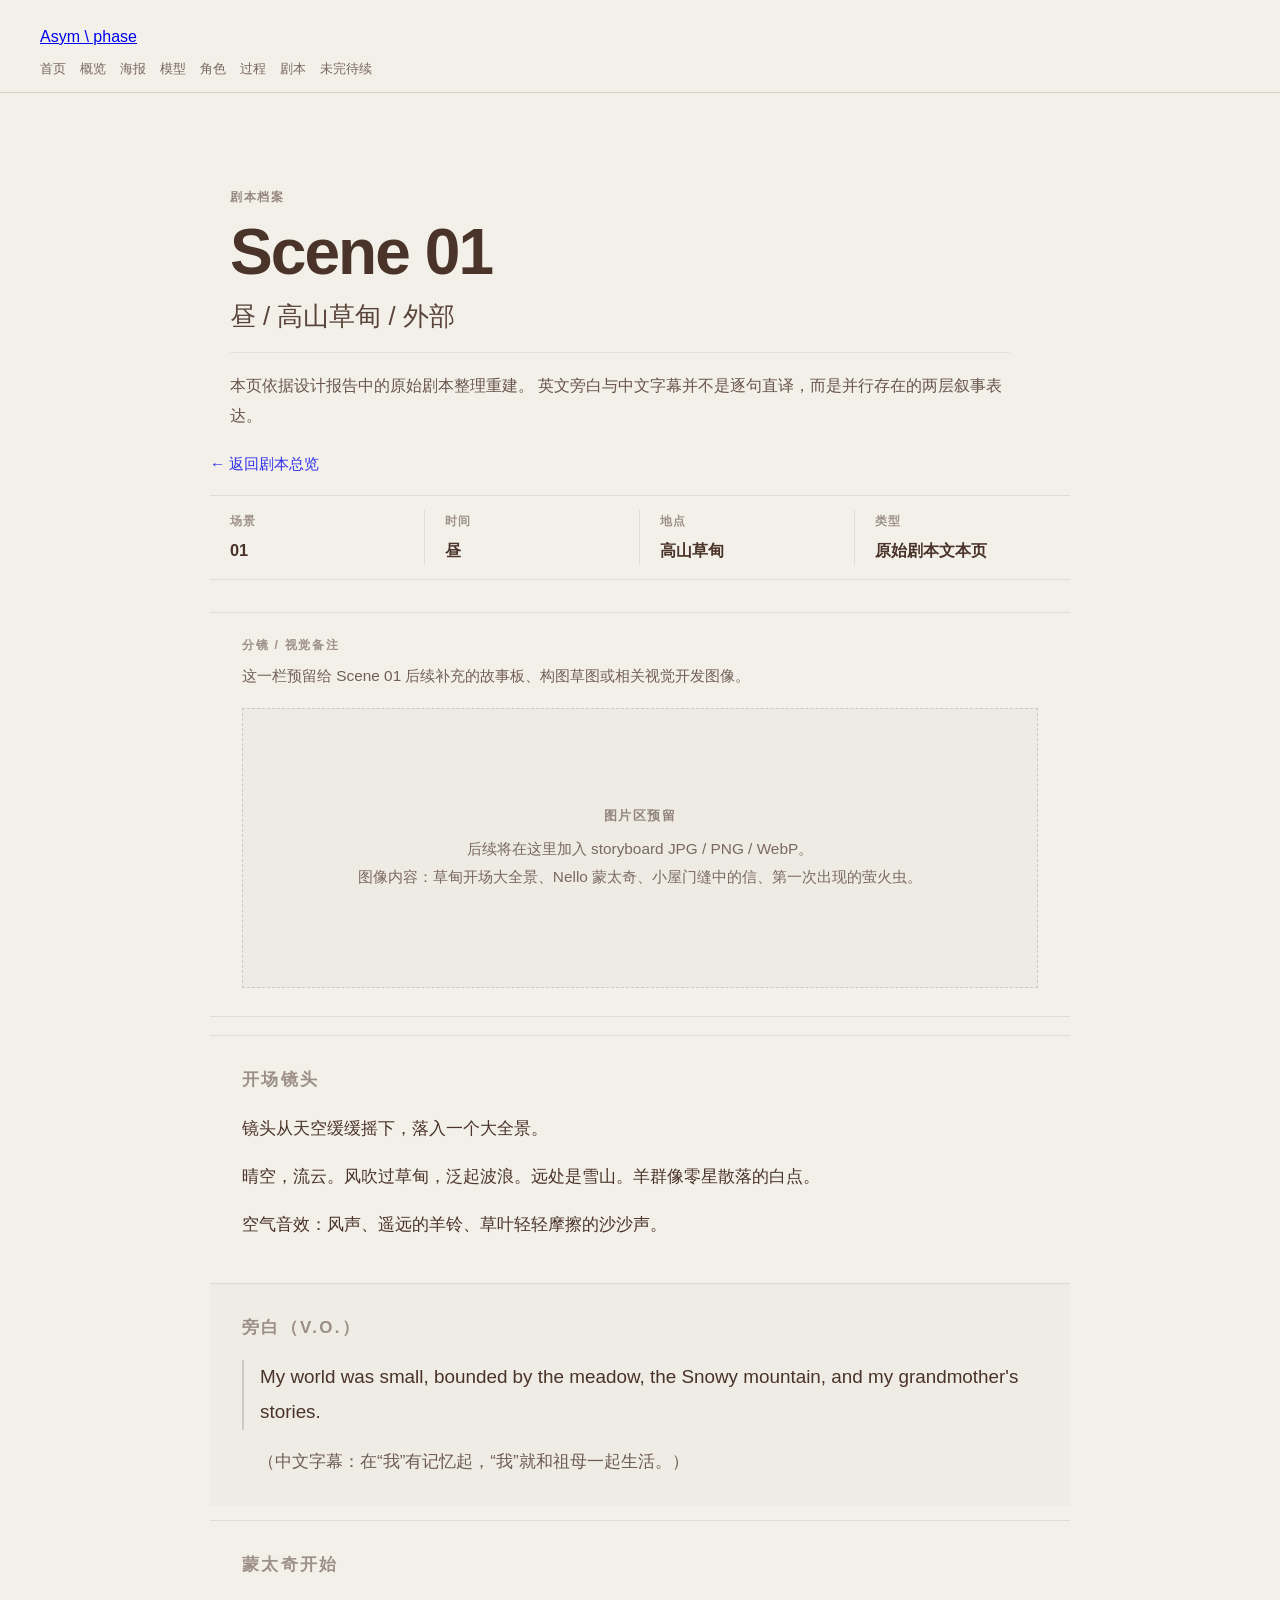
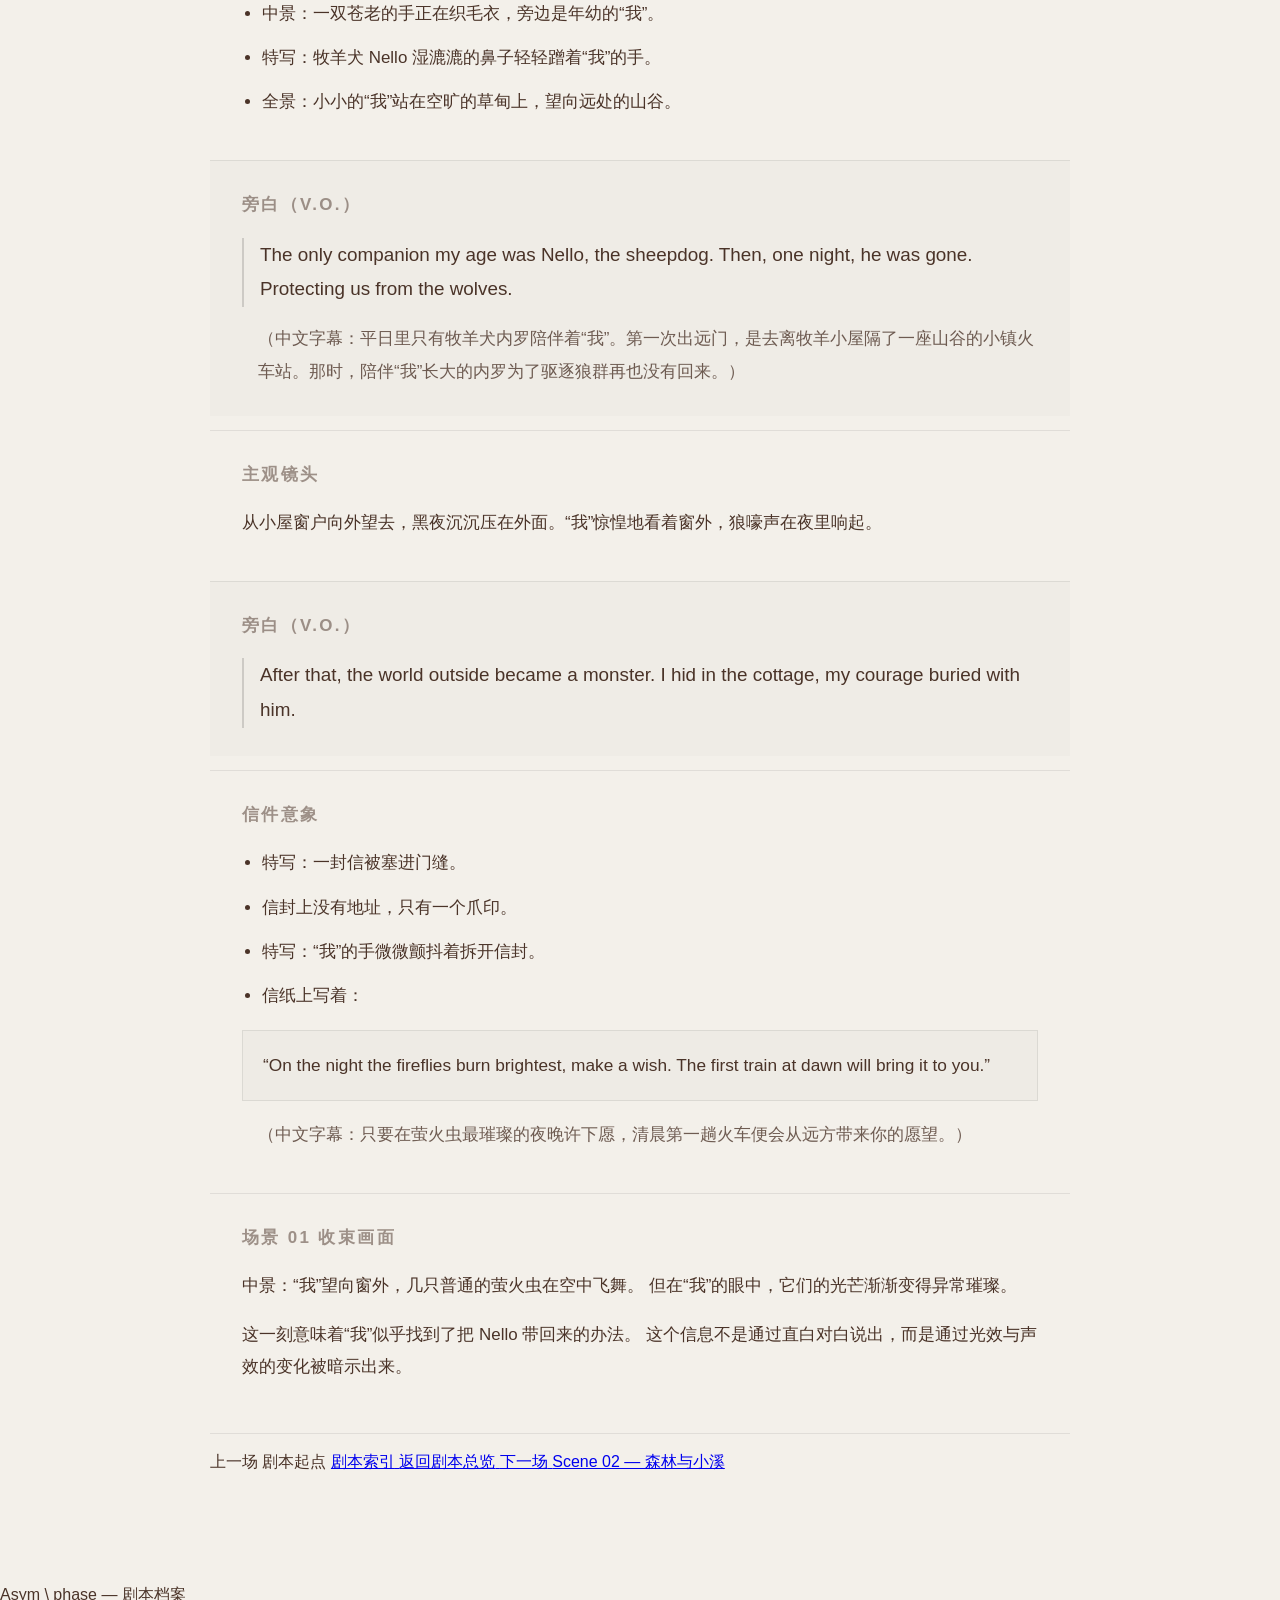
<file: script-scenes/scene-01.html>
<!DOCTYPE html>
<html lang="en">

<head>
    <meta charset="UTF-8" />
    <meta name="viewport" content="width=device-width, initial-scale=1.0" />
    <title>Asym \ phase — Scene 01</title>
    <link rel="stylesheet" href="../css/style.css" />
</head>

<body>
<header class="site-header">
  <div class="container header-inner">
    <a href="../index.html" class="site-logo">Asym \ phase</a>

    <nav class="site-nav" aria-label="Main Navigation">
      <a href="../index.html">首页</a>
      <a href="../overview.html">概览</a>
      <a href="../posters.html">海报</a>
      <a href="../models.html">模型</a>
      <a href="../characters.html">角色</a>
      <a href="../process.html">过程</a>
      <a href="../script.html" class="active">剧本</a>
      <a href="../future.html">未完待续</a>
    </nav>
  </div>
</header>

    <main class="scene-detail-page">
        <section class="page-hero">
            <div class="container">
                <p class="page-kicker">剧本档案</p>
                <h1>Scene 01</h1>
                <p class="page-subtitle">
                    昼 / 高山草甸 / 外部
                </p>
                <p class="page-intro">
                    本页依据设计报告中的原始剧本整理重建。
                    英文旁白与中文字幕并不是逐句直译，而是并行存在的两层叙事表达。
                </p>
            </div>
        </section>

        <section class="scene-detail-section">
            <div class="container scene-detail-container">
                <div class="scene-detail-top">
                    <a href="../script.html" class="back-link">← 返回剧本总览</a>
                </div>

                <div class="scene-meta-grid">
                    <div class="scene-meta-card">
                        <span class="meta-label">场景</span>
                        <strong>01</strong>
                    </div>
                    <div class="scene-meta-card">
                        <span class="meta-label">时间</span>
                        <strong>昼</strong>
                    </div>
                    <div class="scene-meta-card">
                        <span class="meta-label">地点</span>
                        <strong>高山草甸</strong>
                    </div>
                    <div class="scene-meta-card">
                        <span class="meta-label">类型</span>
                        <strong>原始剧本文本页</strong>
                    </div>
                </div>

                <section class="scene-media-panel">
                    <div class="scene-media-head">
                        <p class="scene-media-title">分镜 / 视觉备注</p>
                        <p class="scene-media-desc">
                            这一栏预留给 Scene 01 后续补充的故事板、构图草图或相关视觉开发图像。
                        </p>
                    </div>

                    <div class="scene-media-slot is-empty">
                        <div class="scene-media-placeholder">
                            <div class="scene-media-placeholder-inner">
                                <span class="scene-media-placeholder-label">图片区预留</span>
                                <p>
                                    后续将在这里加入 storyboard JPG / PNG / WebP。<br />
                                    图像内容：草甸开场大全景、Nello 蒙太奇、小屋门缝中的信、第一次出现的萤火虫。
                                </p>
                            </div>
                        </div>
                    </div>
                </section>

                <article class="scene-script-article">
                    <div class="scene-block">
                        <p class="scene-label">开场镜头</p>
                        <p>
                            镜头从天空缓缓摇下，落入一个大全景。
                        </p>
                        <p>
                            晴空，流云。风吹过草甸，泛起波浪。远处是雪山。羊群像零星散落的白点。
                        </p>
                        <p>
                            空气音效：风声、遥远的羊铃、草叶轻轻摩擦的沙沙声。
                        </p>
                    </div>

                    <div class="scene-block voiceover-block">
                        <p class="scene-label">旁白（V.O.）</p>
                        <blockquote class="voiceover-en">
                            My world was small, bounded by the meadow, the Snowy mountain, and my grandmother's stories.
                        </blockquote>
                        <p class="subtitle-cn">
                            （中文字幕：在“我”有记忆起，“我”就和祖母一起生活。）
                        </p>
                    </div>

                    <div class="scene-block">
                        <p class="scene-label">蒙太奇开始</p>
                        <ul class="scene-list">
                            <li>中景：一双苍老的手正在织毛衣，旁边是年幼的“我”。</li>
                            <li>特写：牧羊犬 Nello 湿漉漉的鼻子轻轻蹭着“我”的手。</li>
                            <li>全景：小小的“我”站在空旷的草甸上，望向远处的山谷。</li>
                        </ul>
                    </div>

                    <div class="scene-block voiceover-block">
                        <p class="scene-label">旁白（V.O.）</p>
                        <blockquote class="voiceover-en">
                            The only companion my age was Nello, the sheepdog. Then, one night, he was gone. Protecting
                            us from the wolves.
                        </blockquote>
                        <p class="subtitle-cn">
                            （中文字幕：平日里只有牧羊犬内罗陪伴着“我”。第一次出远门，是去离牧羊小屋隔了一座山谷的小镇火车站。那时，陪伴“我”长大的内罗为了驱逐狼群再也没有回来。）
                        </p>
                    </div>

                    <div class="scene-block">
                        <p class="scene-label">主观镜头</p>
                        <p>
                            从小屋窗户向外望去，黑夜沉沉压在外面。“我”惊惶地看着窗外，狼嚎声在夜里响起。
                        </p>
                    </div>

                    <div class="scene-block voiceover-block">
                        <p class="scene-label">旁白（V.O.）</p>
                        <blockquote class="voiceover-en">
                            After that, the world outside became a monster. I hid in the cottage, my courage buried with
                            him.
                        </blockquote>
                    </div>

                    <div class="scene-block">
                        <p class="scene-label">信件意象</p>
                        <ul class="scene-list">
                            <li>特写：一封信被塞进门缝。</li>
                            <li>信封上没有地址，只有一个爪印。</li>
                            <li>特写：“我”的手微微颤抖着拆开信封。</li>
                            <li>信纸上写着：</li>
                        </ul>

                        <div class="letter-quote">
                            <p>
                                “On the night the fireflies burn brightest, make a wish.
                                The first train at dawn will bring it to you.”
                            </p>
                        </div>

                        <p class="subtitle-cn">
                            （中文字幕：只要在萤火虫最璀璨的夜晚许下愿，清晨第一趟火车便会从远方带来你的愿望。）
                        </p>
                    </div>

                    <div class="scene-block">
                        <p class="scene-label">场景 01 收束画面</p>
                        <p>
                            中景：“我”望向窗外，几只普通的萤火虫在空中飞舞。
                            但在“我”的眼中，它们的光芒渐渐变得异常璀璨。
                        </p>
                        <p>
                            这一刻意味着“我”似乎找到了把 Nello 带回来的办法。
                            这个信息不是通过直白对白说出，而是通过光效与声效的变化被暗示出来。
                        </p>
                    </div>
                </article>

                <div class="scene-detail-bottom">
                    <nav class="scene-pager" aria-label="Scene Navigation">
                        <span class="scene-pager-link is-disabled">
                            <span class="scene-pager-label">上一场</span>
                            <span class="scene-pager-title">剧本起点</span>
                        </span>

                        <a href="../script.html" class="scene-pager-link is-center">
                            <span class="scene-pager-label">剧本索引</span>
                            <span class="scene-pager-title">返回剧本总览</span>
                        </a>

                        <a href="scene-02.html" class="scene-pager-link">
                            <span class="scene-pager-label">下一场</span>
                            <span class="scene-pager-title">Scene 02 — 森林与小溪</span>
                        </a>
                    </nav>
                </div>
            </div>
        </section>
    </main>
<footer class="site-footer">
  <div class="container footer-inner">
    <p>Asym \ phase — 剧本档案</p>
  </div>
</footer>
</body>

</html>
</file>
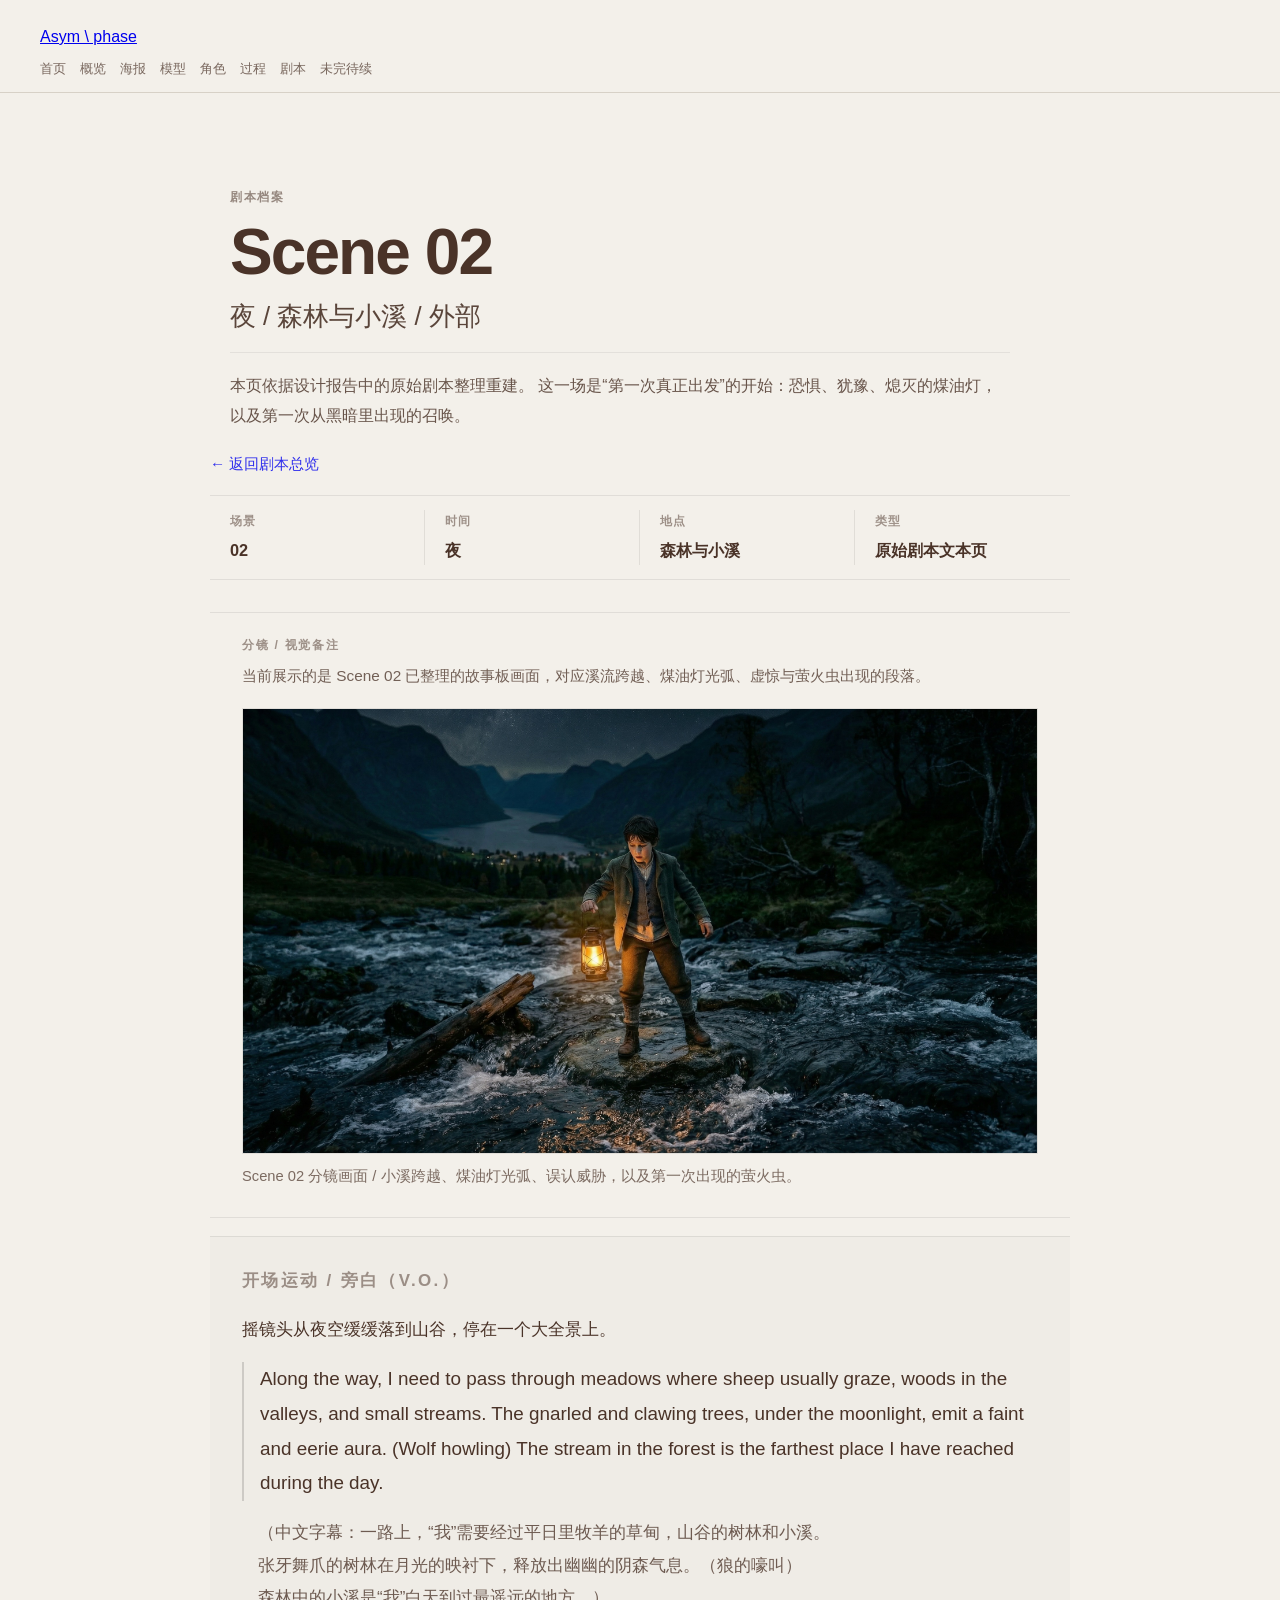
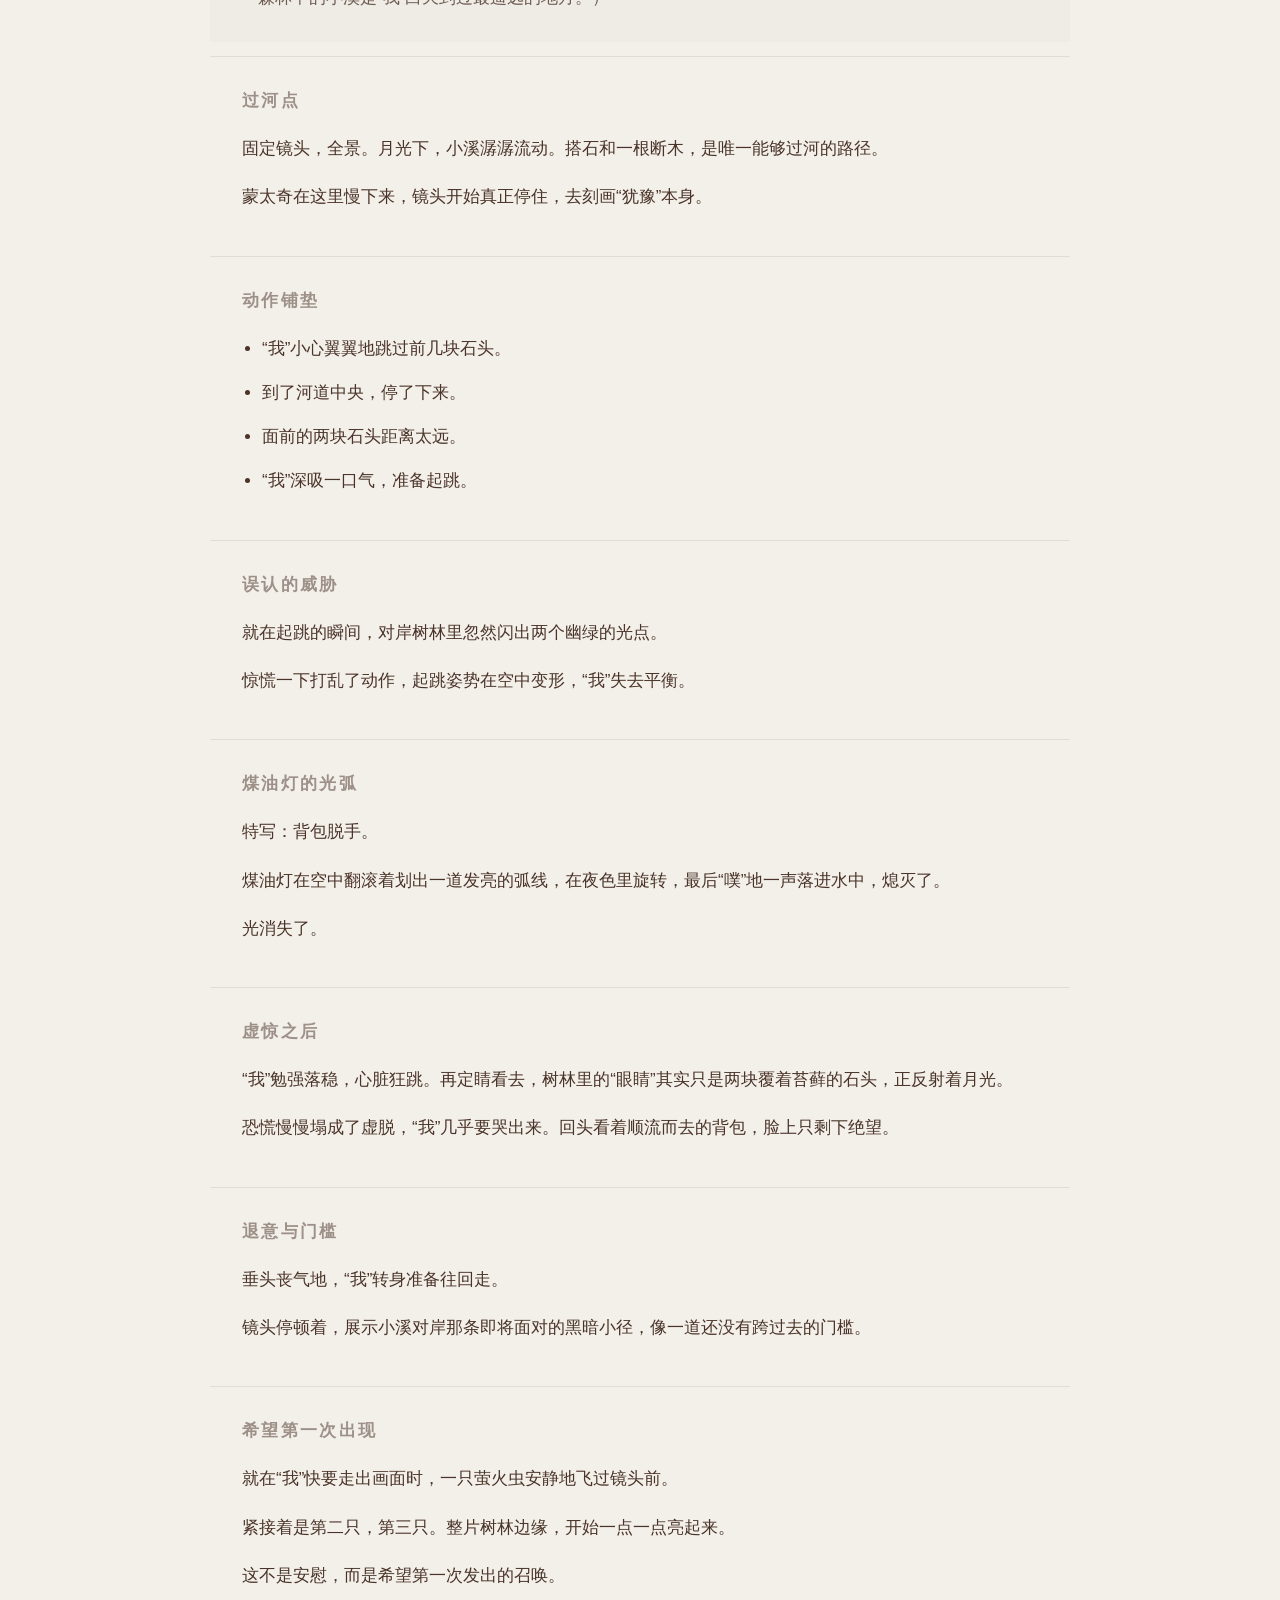
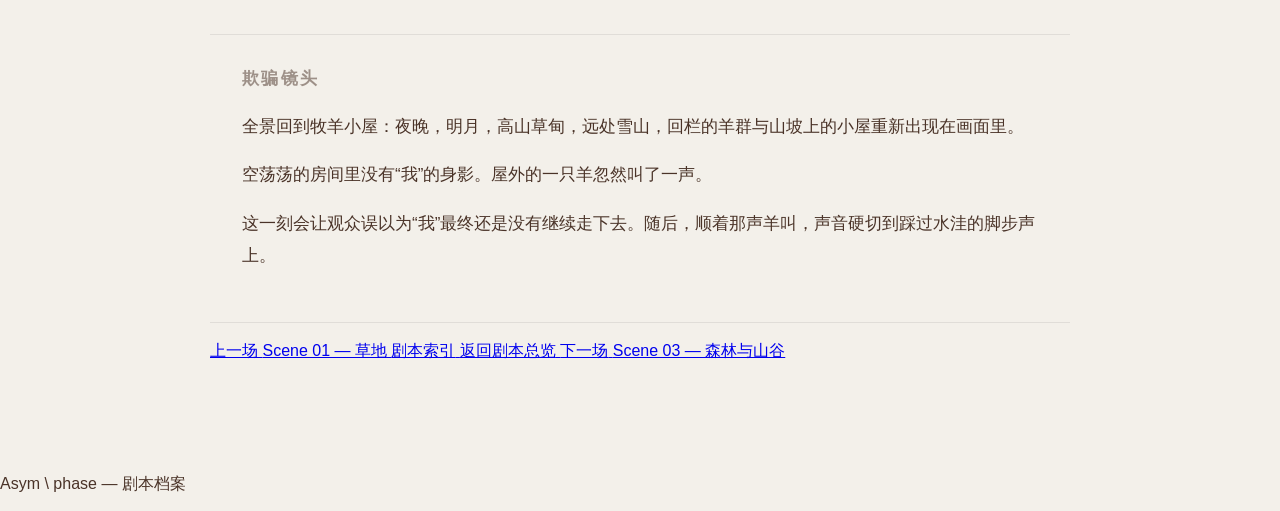
<file: script-scenes/scene-02.html>
<!DOCTYPE html>
<html lang="en">

<head>
  <meta charset="UTF-8" />
  <meta name="viewport" content="width=device-width, initial-scale=1.0" />
  <title>Asym \ phase — Scene 02</title>
  <link rel="stylesheet" href="../css/style.css" />
</head>

<body>
<header class="site-header">
  <div class="container header-inner">
    <a href="../index.html" class="site-logo">Asym \ phase</a>

    <nav class="site-nav" aria-label="Main Navigation">
      <a href="../index.html">首页</a>
      <a href="../overview.html">概览</a>
      <a href="../posters.html">海报</a>
      <a href="../models.html">模型</a>
      <a href="../characters.html">角色</a>
      <a href="../process.html">过程</a>
      <a href="../script.html" class="active">剧本</a>
      <a href="../future.html">未完待续</a>
    </nav>
  </div>
</header>

  <main class="scene-detail-page">
    <section class="page-hero">
      <div class="container">
        <p class="page-kicker">剧本档案</p>
        <h1>Scene 02</h1>
        <p class="page-subtitle">夜 / 森林与小溪 / 外部</p>
        <p class="page-intro">
          本页依据设计报告中的原始剧本整理重建。
          这一场是“第一次真正出发”的开始：恐惧、犹豫、熄灭的煤油灯，以及第一次从黑暗里出现的召唤。
        </p>
      </div>
    </section>

    <section class="scene-detail-section">
      <div class="container scene-detail-container">
        <div class="scene-detail-top">
          <a href="../script.html" class="back-link">← 返回剧本总览</a>
        </div>

        <div class="scene-meta-grid">
          <div class="scene-meta-card">
            <span class="meta-label">场景</span>
            <strong>02</strong>
          </div>
          <div class="scene-meta-card">
            <span class="meta-label">时间</span>
            <strong>夜</strong>
          </div>
          <div class="scene-meta-card">
            <span class="meta-label">地点</span>
            <strong>森林与小溪</strong>
          </div>
          <div class="scene-meta-card">
            <span class="meta-label">类型</span>
            <strong>原始剧本文本页</strong>
          </div>
        </div>

        <section class="scene-media-panel">
          <div class="scene-media-head">
            <p class="scene-media-title">分镜 / 视觉备注</p>
            <p class="scene-media-desc">
              当前展示的是 Scene 02 已整理的故事板画面，对应溪流跨越、煤油灯光弧、虚惊与萤火虫出现的段落。
            </p>
          </div>

          <div class="scene-media-slot">
            <figure class="scene-media-figure">
              <img src="../assets/site-update/script/scene02_storyboard_final.jpg"
                alt="Scene 02 storyboard visual note">
              <figcaption>
                Scene 02 分镜画面 / 小溪跨越、煤油灯光弧、误认威胁，以及第一次出现的萤火虫。
              </figcaption>
            </figure>
          </div>
        </section>

        <article class="scene-script-article">
          <div class="scene-block voiceover-block">
            <p class="scene-label">开场运动 / 旁白（V.O.）</p>
            <p>
              摇镜头从夜空缓缓落到山谷，停在一个大全景上。
            </p>
            <blockquote class="voiceover-en">
              Along the way, I need to pass through meadows where sheep usually graze,
              woods in the valleys, and small streams. The gnarled and clawing trees,
              under the moonlight, emit a faint and eerie aura. (Wolf howling)
              The stream in the forest is the farthest place I have reached during the day.
            </blockquote>
            <p class="subtitle-cn">
              （中文字幕：一路上，“我”需要经过平日里牧羊的草甸，山谷的树林和小溪。<br />
              张牙舞爪的树林在月光的映衬下，释放出幽幽的阴森气息。（狼的嚎叫）<br />
              森林中的小溪是“我”白天到过最遥远的地方。）
            </p>
          </div>

          <div class="scene-block">
            <p class="scene-label">过河点</p>
            <p>
              固定镜头，全景。月光下，小溪潺潺流动。搭石和一根断木，是唯一能够过河的路径。
            </p>
            <p>
              蒙太奇在这里慢下来，镜头开始真正停住，去刻画“犹豫”本身。
            </p>
          </div>

          <div class="scene-block">
            <p class="scene-label">动作铺垫</p>
            <ul class="scene-list">
              <li>“我”小心翼翼地跳过前几块石头。</li>
              <li>到了河道中央，停了下来。</li>
              <li>面前的两块石头距离太远。</li>
              <li>“我”深吸一口气，准备起跳。</li>
            </ul>
          </div>

          <div class="scene-block">
            <p class="scene-label">误认的威胁</p>
            <p>
              就在起跳的瞬间，对岸树林里忽然闪出两个幽绿的光点。
            </p>
            <p>
              惊慌一下打乱了动作，起跳姿势在空中变形，“我”失去平衡。
            </p>
          </div>

          <div class="scene-block">
            <p class="scene-label">煤油灯的光弧</p>
            <p>
              特写：背包脱手。
            </p>
            <p>
              煤油灯在空中翻滚着划出一道发亮的弧线，在夜色里旋转，最后“噗”地一声落进水中，熄灭了。
            </p>
            <p>
              光消失了。
            </p>
          </div>

          <div class="scene-block">
            <p class="scene-label">虚惊之后</p>
            <p>
              “我”勉强落稳，心脏狂跳。再定睛看去，树林里的“眼睛”其实只是两块覆着苔藓的石头，正反射着月光。
            </p>
            <p>
              恐慌慢慢塌成了虚脱，“我”几乎要哭出来。回头看着顺流而去的背包，脸上只剩下绝望。
            </p>
          </div>

          <div class="scene-block">
            <p class="scene-label">退意与门槛</p>
            <p>
              垂头丧气地，“我”转身准备往回走。
            </p>
            <p>
              镜头停顿着，展示小溪对岸那条即将面对的黑暗小径，像一道还没有跨过去的门槛。
            </p>
          </div>

          <div class="scene-block">
            <p class="scene-label">希望第一次出现</p>
            <p>
              就在“我”快要走出画面时，一只萤火虫安静地飞过镜头前。
            </p>
            <p>
              紧接着是第二只，第三只。整片树林边缘，开始一点一点亮起来。
            </p>
            <p>
              这不是安慰，而是希望第一次发出的召唤。
            </p>
          </div>

          <div class="scene-block">
            <p class="scene-label">欺骗镜头</p>
            <p>
              全景回到牧羊小屋：夜晚，明月，高山草甸，远处雪山，回栏的羊群与山坡上的小屋重新出现在画面里。
            </p>
            <p>
              空荡荡的房间里没有“我”的身影。屋外的一只羊忽然叫了一声。
            </p>
            <p>
              这一刻会让观众误以为“我”最终还是没有继续走下去。随后，顺着那声羊叫，声音硬切到踩过水洼的脚步声上。
            </p>
          </div>
        </article>

        <div class="scene-detail-bottom">
          <nav class="scene-pager" aria-label="Scene Navigation">
            <a href="scene-01.html" class="scene-pager-link">
              <span class="scene-pager-label">上一场</span>
              <span class="scene-pager-title">Scene 01 — 草地</span>
            </a>

            <a href="../script.html" class="scene-pager-link is-center">
              <span class="scene-pager-label">剧本索引</span>
              <span class="scene-pager-title">返回剧本总览</span>
            </a>

            <a href="scene-03.html" class="scene-pager-link">
              <span class="scene-pager-label">下一场</span>
              <span class="scene-pager-title">Scene 03 — 森林与山谷</span>
            </a>
          </nav>
        </div>
      </div>
    </section>
  </main>
<footer class="site-footer">
  <div class="container footer-inner">
    <p>Asym \ phase — 剧本档案</p>
  </div>
</footer>
</body>

</html>
</file>
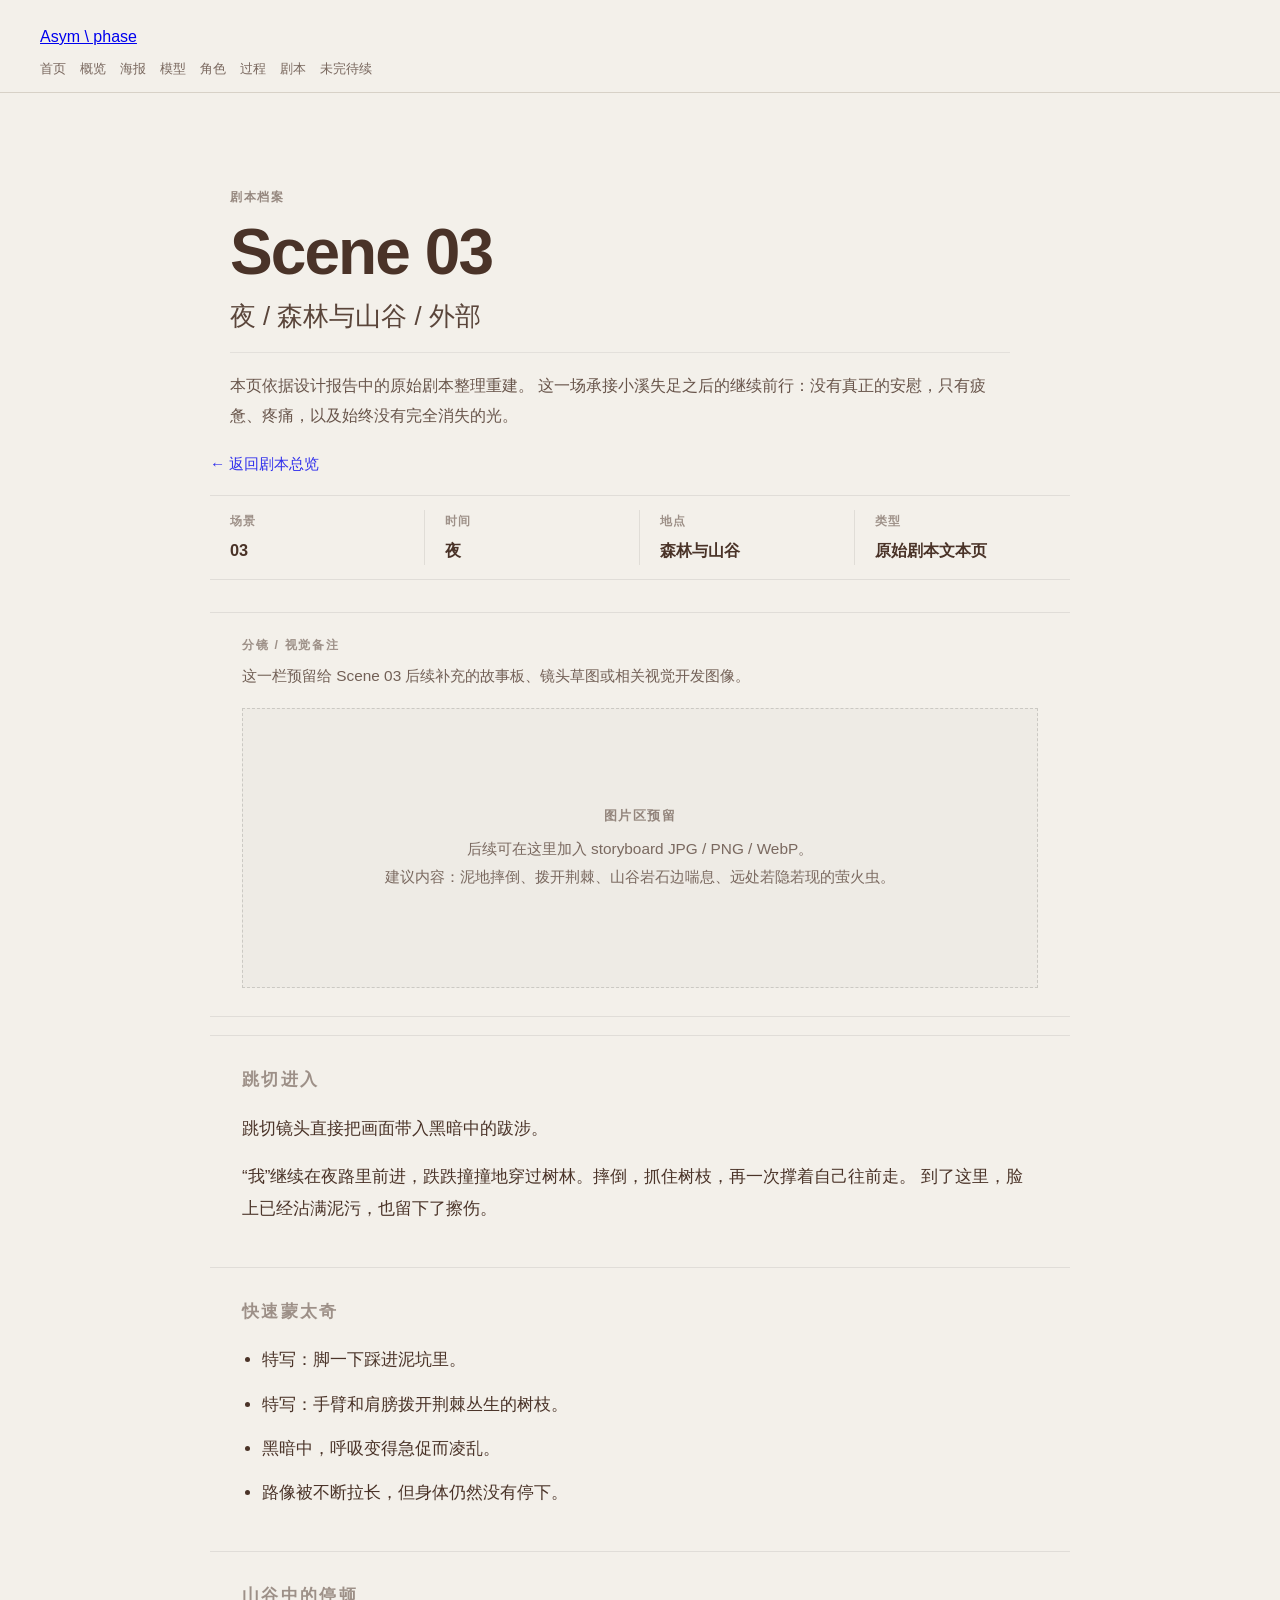
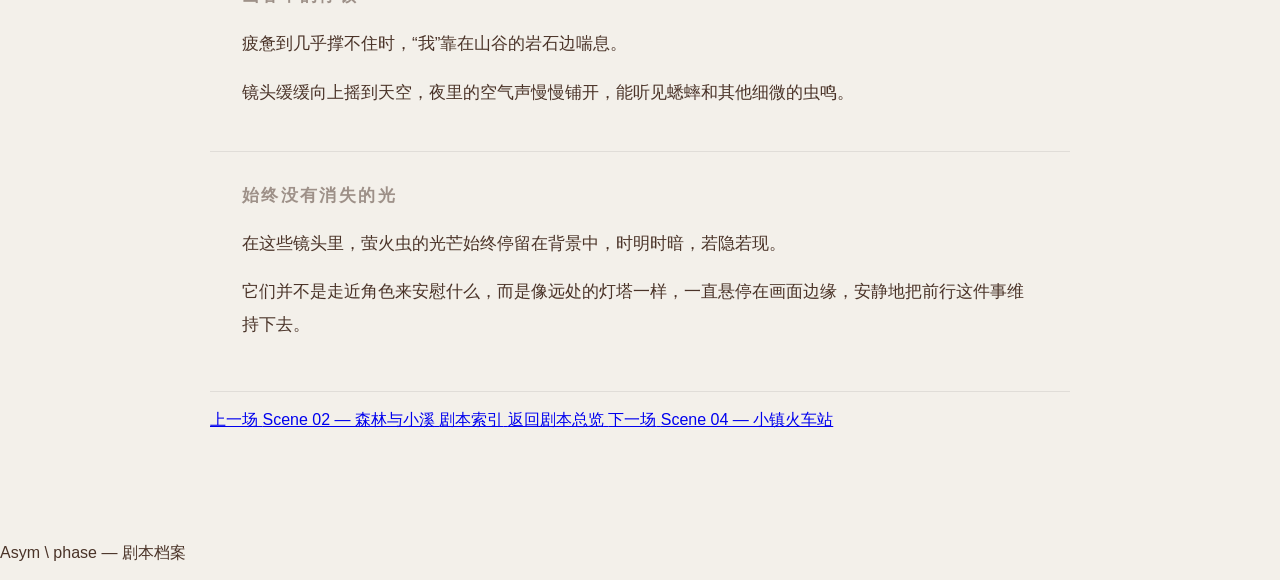
<file: script-scenes/scene-03.html>
<!DOCTYPE html>
<html lang="en">

<head>
  <meta charset="UTF-8" />
  <meta name="viewport" content="width=device-width, initial-scale=1.0" />
  <title>Asym \ phase — Scene 03</title>
  <link rel="stylesheet" href="../css/style.css" />
</head>

<body>
<header class="site-header">
  <div class="container header-inner">
    <a href="../index.html" class="site-logo">Asym \ phase</a>

    <nav class="site-nav" aria-label="Main Navigation">
      <a href="../index.html">首页</a>
      <a href="../overview.html">概览</a>
      <a href="../posters.html">海报</a>
      <a href="../models.html">模型</a>
      <a href="../characters.html">角色</a>
      <a href="../process.html">过程</a>
      <a href="../script.html" class="active">剧本</a>
      <a href="../future.html">未完待续</a>
    </nav>
  </div>
</header>

  <main class="scene-detail-page">
    <section class="page-hero">
      <div class="container">
        <p class="page-kicker">剧本档案</p>
        <h1>Scene 03</h1>
        <p class="page-subtitle">夜 / 森林与山谷 / 外部</p>
        <p class="page-intro">
          本页依据设计报告中的原始剧本整理重建。
          这一场承接小溪失足之后的继续前行：没有真正的安慰，只有疲惫、疼痛，以及始终没有完全消失的光。
        </p>
      </div>
    </section>

    <section class="scene-detail-section">
      <div class="container scene-detail-container">
        <div class="scene-detail-top">
          <a href="../script.html" class="back-link">← 返回剧本总览</a>
        </div>

        <div class="scene-meta-grid">
          <div class="scene-meta-card">
            <span class="meta-label">场景</span>
            <strong>03</strong>
          </div>
          <div class="scene-meta-card">
            <span class="meta-label">时间</span>
            <strong>夜</strong>
          </div>
          <div class="scene-meta-card">
            <span class="meta-label">地点</span>
            <strong>森林与山谷</strong>
          </div>
          <div class="scene-meta-card">
            <span class="meta-label">类型</span>
            <strong>原始剧本文本页</strong>
          </div>
        </div>

        <section class="scene-media-panel">
          <div class="scene-media-head">
            <p class="scene-media-title">分镜 / 视觉备注</p>
            <p class="scene-media-desc">
              这一栏预留给 Scene 03 后续补充的故事板、镜头草图或相关视觉开发图像。
            </p>
          </div>

          <div class="scene-media-slot is-empty">
            <div class="scene-media-placeholder">
              <div class="scene-media-placeholder-inner">
                <span class="scene-media-placeholder-label">图片区预留</span>
                <p>
                  后续可在这里加入 storyboard JPG / PNG / WebP。<br />
                  建议内容：泥地摔倒、拨开荆棘、山谷岩石边喘息、远处若隐若现的萤火虫。
                </p>
              </div>
            </div>
          </div>
        </section>

        <article class="scene-script-article">
          <div class="scene-block">
            <p class="scene-label">跳切进入</p>
            <p>
              跳切镜头直接把画面带入黑暗中的跋涉。
            </p>
            <p>
              “我”继续在夜路里前进，跌跌撞撞地穿过树林。摔倒，抓住树枝，再一次撑着自己往前走。
              到了这里，脸上已经沾满泥污，也留下了擦伤。
            </p>
          </div>

          <div class="scene-block">
            <p class="scene-label">快速蒙太奇</p>
            <ul class="scene-list">
              <li>特写：脚一下踩进泥坑里。</li>
              <li>特写：手臂和肩膀拨开荆棘丛生的树枝。</li>
              <li>黑暗中，呼吸变得急促而凌乱。</li>
              <li>路像被不断拉长，但身体仍然没有停下。</li>
            </ul>
          </div>

          <div class="scene-block">
            <p class="scene-label">山谷中的停顿</p>
            <p>
              疲惫到几乎撑不住时，“我”靠在山谷的岩石边喘息。
            </p>
            <p>
              镜头缓缓向上摇到天空，夜里的空气声慢慢铺开，能听见蟋蟀和其他细微的虫鸣。
            </p>
          </div>

          <div class="scene-block">
            <p class="scene-label">始终没有消失的光</p>
            <p>
              在这些镜头里，萤火虫的光芒始终停留在背景中，时明时暗，若隐若现。
            </p>
            <p>
              它们并不是走近角色来安慰什么，而是像远处的灯塔一样，一直悬停在画面边缘，安静地把前行这件事维持下去。
            </p>
          </div>
        </article>

        <div class="scene-detail-bottom">
          <nav class="scene-pager" aria-label="Scene Navigation">
            <a href="scene-02.html" class="scene-pager-link">
              <span class="scene-pager-label">上一场</span>
              <span class="scene-pager-title">Scene 02 — 森林与小溪</span>
            </a>

            <a href="../script.html" class="scene-pager-link is-center">
              <span class="scene-pager-label">剧本索引</span>
              <span class="scene-pager-title">返回剧本总览</span>
            </a>

            <a href="scene-04.html" class="scene-pager-link">
              <span class="scene-pager-label">下一场</span>
              <span class="scene-pager-title">Scene 04 — 小镇火车站</span>
            </a>
          </nav>
        </div>
      </div>
    </section>
  </main>
<footer class="site-footer">
  <div class="container footer-inner">
    <p>Asym \ phase — 剧本档案</p>
  </div>
</footer>
</body>

</html>
</file>
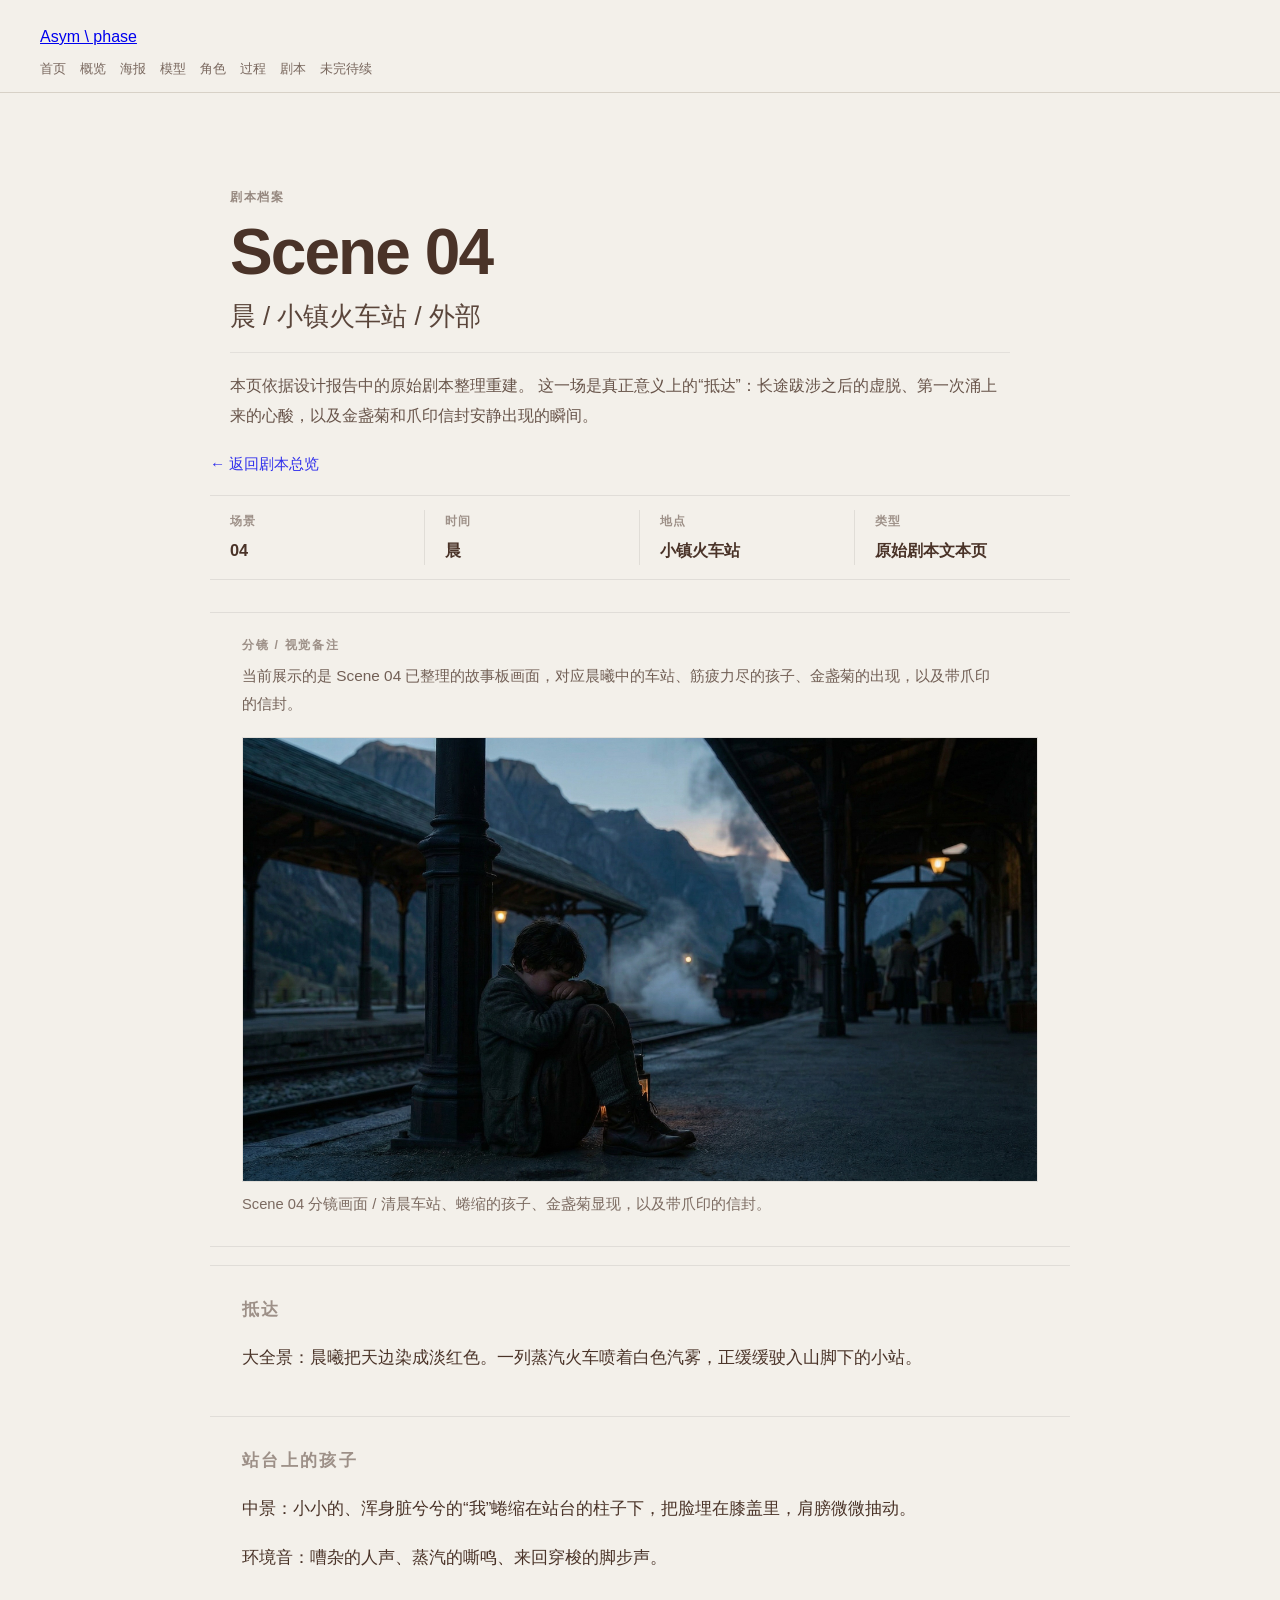
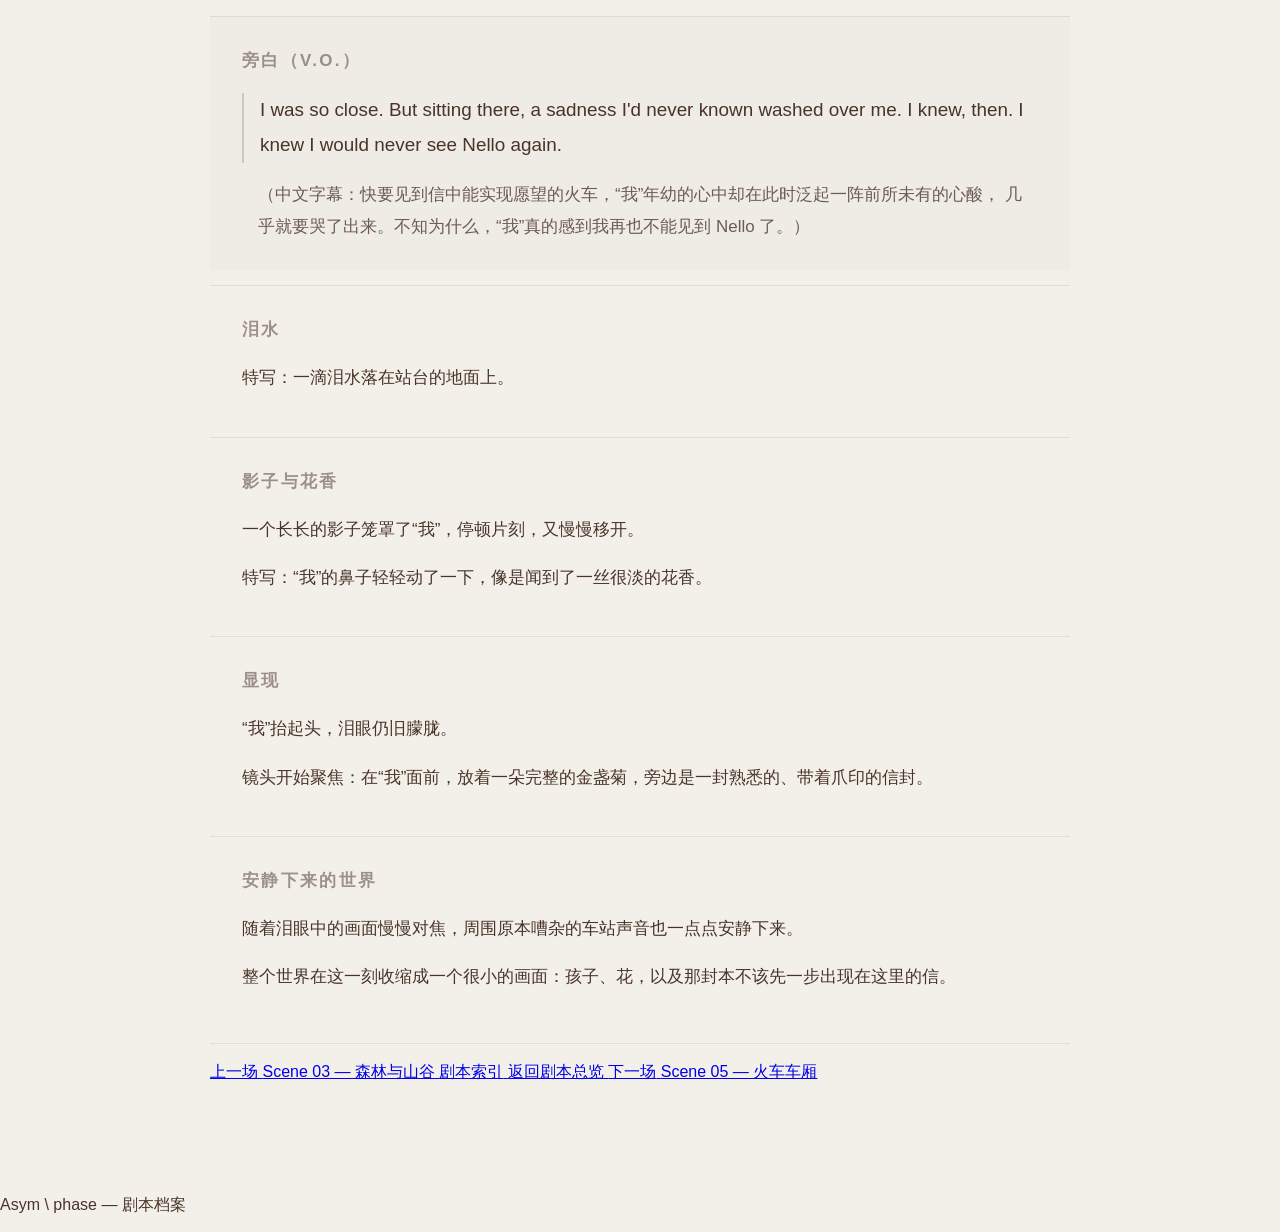
<file: script-scenes/scene-04.html>
<!DOCTYPE html>
<html lang="en">

<head>
  <meta charset="UTF-8" />
  <meta name="viewport" content="width=device-width, initial-scale=1.0" />
  <title>Asym \ phase — Scene 04</title>
  <link rel="stylesheet" href="../css/style.css" />
</head>

<body>
<header class="site-header">
  <div class="container header-inner">
    <a href="../index.html" class="site-logo">Asym \ phase</a>

    <nav class="site-nav" aria-label="Main Navigation">
      <a href="../index.html">首页</a>
      <a href="../overview.html">概览</a>
      <a href="../posters.html">海报</a>
      <a href="../models.html">模型</a>
      <a href="../characters.html">角色</a>
      <a href="../process.html">过程</a>
      <a href="../script.html" class="active">剧本</a>
      <a href="../future.html">未完待续</a>
    </nav>
  </div>
</header>

  <main class="scene-detail-page">
    <section class="page-hero">
      <div class="container">
        <p class="page-kicker">剧本档案</p>
        <h1>Scene 04</h1>
        <p class="page-subtitle">晨 / 小镇火车站 / 外部</p>
        <p class="page-intro">
          本页依据设计报告中的原始剧本整理重建。
          这一场是真正意义上的“抵达”：长途跋涉之后的虚脱、第一次涌上来的心酸，以及金盏菊和爪印信封安静出现的瞬间。
        </p>
      </div>
    </section>

    <section class="scene-detail-section">
      <div class="container scene-detail-container">
        <div class="scene-detail-top">
          <a href="../script.html" class="back-link">← 返回剧本总览</a>
        </div>

        <div class="scene-meta-grid">
          <div class="scene-meta-card">
            <span class="meta-label">场景</span>
            <strong>04</strong>
          </div>
          <div class="scene-meta-card">
            <span class="meta-label">时间</span>
            <strong>晨</strong>
          </div>
          <div class="scene-meta-card">
            <span class="meta-label">地点</span>
            <strong>小镇火车站</strong>
          </div>
          <div class="scene-meta-card">
            <span class="meta-label">类型</span>
            <strong>原始剧本文本页</strong>
          </div>
        </div>

        <section class="scene-media-panel">
          <div class="scene-media-head">
            <p class="scene-media-title">分镜 / 视觉备注</p>
            <p class="scene-media-desc">
              当前展示的是 Scene 04 已整理的故事板画面，对应晨曦中的车站、筋疲力尽的孩子、金盏菊的出现，以及带爪印的信封。
            </p>
          </div>

          <div class="scene-media-slot">
            <figure class="scene-media-figure">
              <img src="../assets/site-update/script/scene03_storyboard_final.jpg"
                alt="Scene 04 storyboard visual note">
              <figcaption>
                Scene 04 分镜画面 / 清晨车站、蜷缩的孩子、金盏菊显现，以及带爪印的信封。
              </figcaption>
            </figure>
          </div>
        </section>

        <article class="scene-script-article">
          <div class="scene-block">
            <p class="scene-label">抵达</p>
            <p>
              大全景：晨曦把天边染成淡红色。一列蒸汽火车喷着白色汽雾，正缓缓驶入山脚下的小站。
            </p>
          </div>

          <div class="scene-block">
            <p class="scene-label">站台上的孩子</p>
            <p>
              中景：小小的、浑身脏兮兮的“我”蜷缩在站台的柱子下，把脸埋在膝盖里，肩膀微微抽动。
            </p>
            <p>
              环境音：嘈杂的人声、蒸汽的嘶鸣、来回穿梭的脚步声。
            </p>
          </div>

          <div class="scene-block voiceover-block">
            <p class="scene-label">旁白（V.O.）</p>
            <blockquote class="voiceover-en">
              I was so close. But sitting there, a sadness I'd never known washed over me.
              I knew, then. I knew I would never see Nello again.
            </blockquote>
            <p class="subtitle-cn">
              （中文字幕：快要见到信中能实现愿望的火车，“我”年幼的心中却在此时泛起一阵前所未有的心酸，
              几乎就要哭了出来。不知为什么，“我”真的感到我再也不能见到 Nello 了。）
            </p>
          </div>

          <div class="scene-block">
            <p class="scene-label">泪水</p>
            <p>
              特写：一滴泪水落在站台的地面上。
            </p>
          </div>

          <div class="scene-block">
            <p class="scene-label">影子与花香</p>
            <p>
              一个长长的影子笼罩了“我”，停顿片刻，又慢慢移开。
            </p>
            <p>
              特写：“我”的鼻子轻轻动了一下，像是闻到了一丝很淡的花香。
            </p>
          </div>

          <div class="scene-block">
            <p class="scene-label">显现</p>
            <p>
              “我”抬起头，泪眼仍旧朦胧。
            </p>
            <p>
              镜头开始聚焦：在“我”面前，放着一朵完整的金盏菊，旁边是一封熟悉的、带着爪印的信封。
            </p>
          </div>

          <div class="scene-block">
            <p class="scene-label">安静下来的世界</p>
            <p>
              随着泪眼中的画面慢慢对焦，周围原本嘈杂的车站声音也一点点安静下来。
            </p>
            <p>
              整个世界在这一刻收缩成一个很小的画面：孩子、花，以及那封本不该先一步出现在这里的信。
            </p>
          </div>
        </article>

        <div class="scene-detail-bottom">
          <nav class="scene-pager" aria-label="Scene Navigation">
            <a href="scene-03.html" class="scene-pager-link">
              <span class="scene-pager-label">上一场</span>
              <span class="scene-pager-title">Scene 03 — 森林与山谷</span>
            </a>

            <a href="../script.html" class="scene-pager-link is-center">
              <span class="scene-pager-label">剧本索引</span>
              <span class="scene-pager-title">返回剧本总览</span>
            </a>

            <a href="scene-05.html" class="scene-pager-link">
              <span class="scene-pager-label">下一场</span>
              <span class="scene-pager-title">Scene 05 — 火车车厢</span>
            </a>
          </nav>
        </div>
      </div>
    </section>
  </main>
<footer class="site-footer">
  <div class="container footer-inner">
    <p>Asym \ phase — 剧本档案</p>
  </div>
</footer>
</body>

</html>
</file>
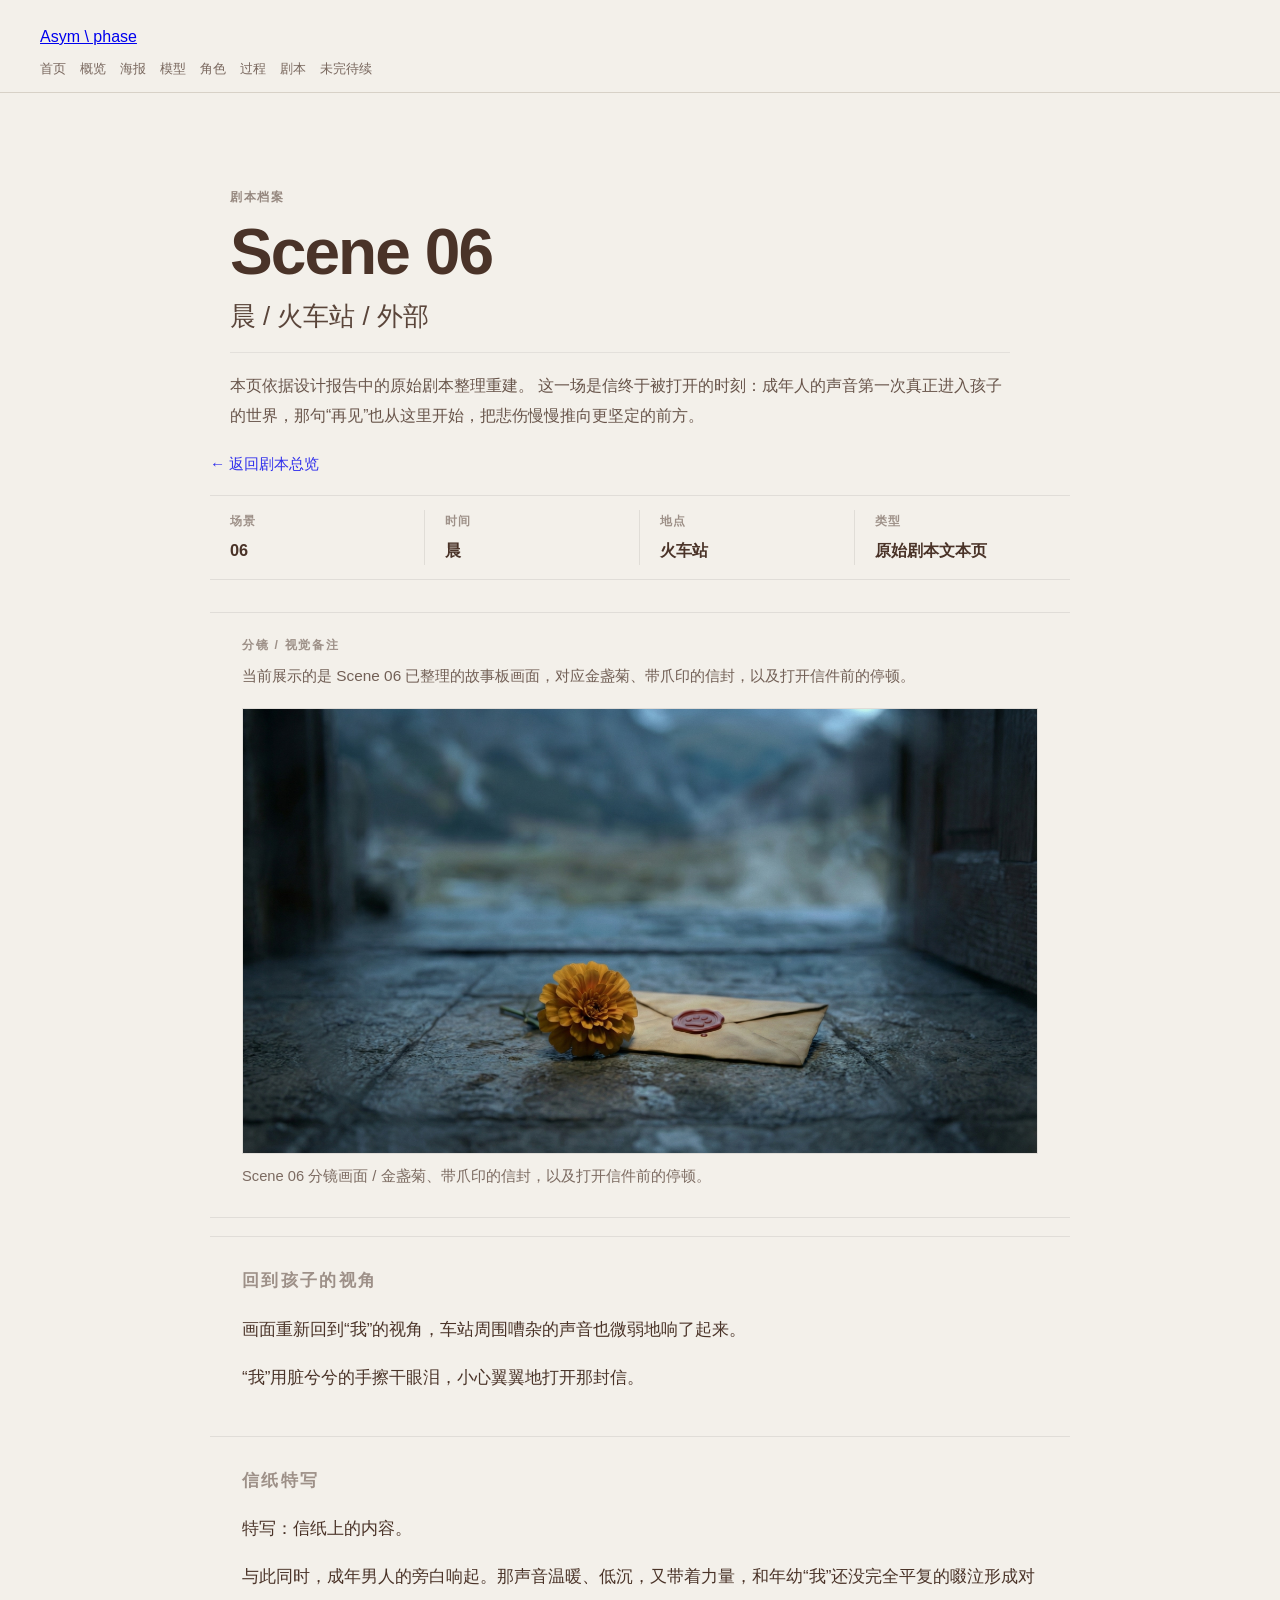
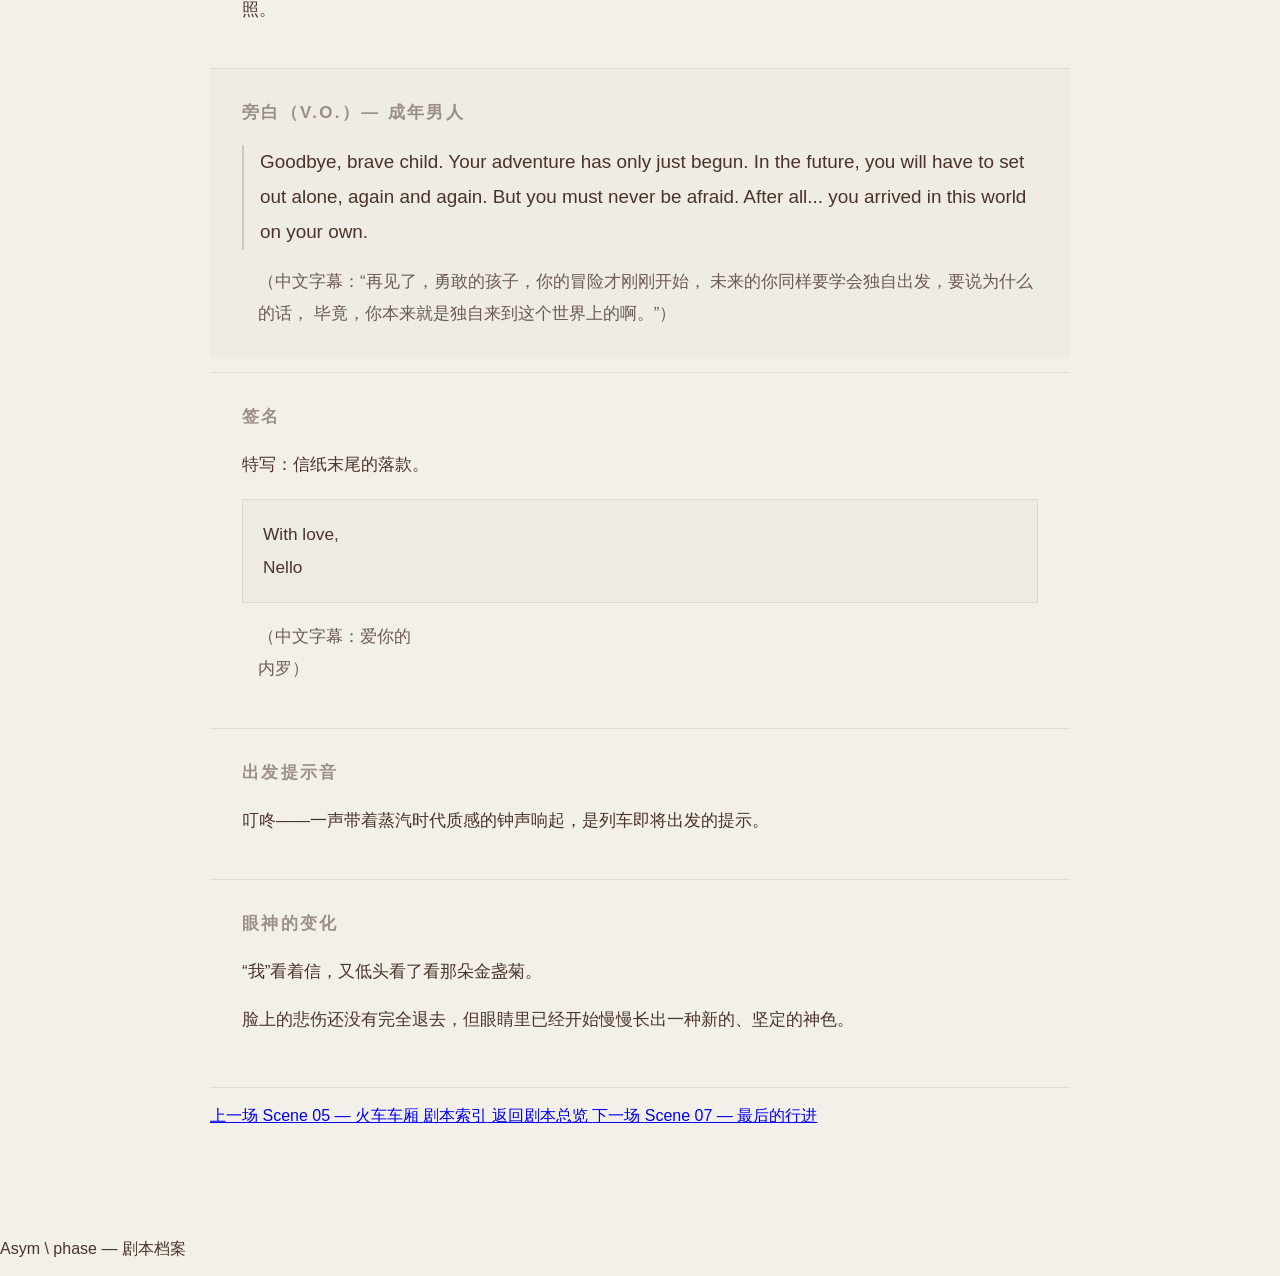
<file: script-scenes/scene-06.html>
<!DOCTYPE html>
<html lang="en">

<head>
  <meta charset="UTF-8" />
  <meta name="viewport" content="width=device-width, initial-scale=1.0" />
  <title>Asym \ phase — Scene 06</title>
  <link rel="stylesheet" href="../css/style.css" />
</head>

<body>
<header class="site-header">
  <div class="container header-inner">
    <a href="../index.html" class="site-logo">Asym \ phase</a>

    <nav class="site-nav" aria-label="Main Navigation">
      <a href="../index.html">首页</a>
      <a href="../overview.html">概览</a>
      <a href="../posters.html">海报</a>
      <a href="../models.html">模型</a>
      <a href="../characters.html">角色</a>
      <a href="../process.html">过程</a>
      <a href="../script.html" class="active">剧本</a>
      <a href="../future.html">未完待续</a>
    </nav>
  </div>
</header>

  <main class="scene-detail-page">
    <section class="page-hero">
      <div class="container">
        <p class="page-kicker">剧本档案</p>
        <h1>Scene 06</h1>
        <p class="page-subtitle">晨 / 火车站 / 外部</p>
        <p class="page-intro">
          本页依据设计报告中的原始剧本整理重建。
          这一场是信终于被打开的时刻：成年人的声音第一次真正进入孩子的世界，那句“再见”也从这里开始，把悲伤慢慢推向更坚定的前方。
        </p>
      </div>
    </section>

    <section class="scene-detail-section">
      <div class="container scene-detail-container">
        <div class="scene-detail-top">
          <a href="../script.html" class="back-link">← 返回剧本总览</a>
        </div>

        <div class="scene-meta-grid">
          <div class="scene-meta-card">
            <span class="meta-label">场景</span>
            <strong>06</strong>
          </div>
          <div class="scene-meta-card">
            <span class="meta-label">时间</span>
            <strong>晨</strong>
          </div>
          <div class="scene-meta-card">
            <span class="meta-label">地点</span>
            <strong>火车站</strong>
          </div>
          <div class="scene-meta-card">
            <span class="meta-label">类型</span>
            <strong>原始剧本文本页</strong>
          </div>
        </div>

        <section class="scene-media-panel">
          <div class="scene-media-head">
            <p class="scene-media-title">分镜 / 视觉备注</p>
            <p class="scene-media-desc">
              当前展示的是 Scene 06 已整理的故事板画面，对应金盏菊、带爪印的信封，以及打开信件前的停顿。
            </p>
          </div>

          <div class="scene-media-slot">
            <figure class="scene-media-figure">
              <img src="../assets/site-update/script/scene04_storyboard_final.jpg"
                alt="Scene 06 storyboard visual note">
              <figcaption>
                Scene 06 分镜画面 / 金盏菊、带爪印的信封，以及打开信件前的停顿。
              </figcaption>
            </figure>
          </div>
        </section>

        <article class="scene-script-article">
          <div class="scene-block">
            <p class="scene-label">回到孩子的视角</p>
            <p>
              画面重新回到“我”的视角，车站周围嘈杂的声音也微弱地响了起来。
            </p>
            <p>
              “我”用脏兮兮的手擦干眼泪，小心翼翼地打开那封信。
            </p>
          </div>

          <div class="scene-block">
            <p class="scene-label">信纸特写</p>
            <p>
              特写：信纸上的内容。
            </p>
            <p>
              与此同时，成年男人的旁白响起。那声音温暖、低沉，又带着力量，和年幼“我”还没完全平复的啜泣形成对照。
            </p>
          </div>

          <div class="scene-block voiceover-block">
            <p class="scene-label">旁白（V.O.）— 成年男人</p>
            <blockquote class="voiceover-en">
              Goodbye, brave child. Your adventure has only just begun.
              In the future, you will have to set out alone, again and again.
              But you must never be afraid.
              After all... you arrived in this world on your own.
            </blockquote>
            <p class="subtitle-cn">
              （中文字幕：“再见了，勇敢的孩子，你的冒险才刚刚开始，
              未来的你同样要学会独自出发，要说为什么的话，
              毕竟，你本来就是独自来到这个世界上的啊。”）
            </p>
          </div>

          <div class="scene-block">
            <p class="scene-label">签名</p>
            <p>
              特写：信纸末尾的落款。
            </p>

            <div class="letter-quote">
              <p>
                With love,<br />
                Nello
              </p>
            </div>

            <p class="subtitle-cn">
              （中文字幕：爱你的<br />
              内罗）
            </p>
          </div>

          <div class="scene-block">
            <p class="scene-label">出发提示音</p>
            <p>
              叮咚——一声带着蒸汽时代质感的钟声响起，是列车即将出发的提示。
            </p>
          </div>

          <div class="scene-block">
            <p class="scene-label">眼神的变化</p>
            <p>
              “我”看着信，又低头看了看那朵金盏菊。
            </p>
            <p>
              脸上的悲伤还没有完全退去，但眼睛里已经开始慢慢长出一种新的、坚定的神色。
            </p>
          </div>
        </article>

        <div class="scene-detail-bottom">
          <nav class="scene-pager" aria-label="Scene Navigation">
            <a href="scene-05.html" class="scene-pager-link">
              <span class="scene-pager-label">上一场</span>
              <span class="scene-pager-title">Scene 05 — 火车车厢</span>
            </a>

            <a href="../script.html" class="scene-pager-link is-center">
              <span class="scene-pager-label">剧本索引</span>
              <span class="scene-pager-title">返回剧本总览</span>
            </a>

            <a href="scene-07.html" class="scene-pager-link">
              <span class="scene-pager-label">下一场</span>
              <span class="scene-pager-title">Scene 07 — 最后的行进</span>
            </a>
          </nav>
        </div>
      </div>
    </section>
  </main>
<footer class="site-footer">
  <div class="container footer-inner">
    <p>Asym \ phase — 剧本档案</p>
  </div>
</footer>
</body>

</html>
</file>
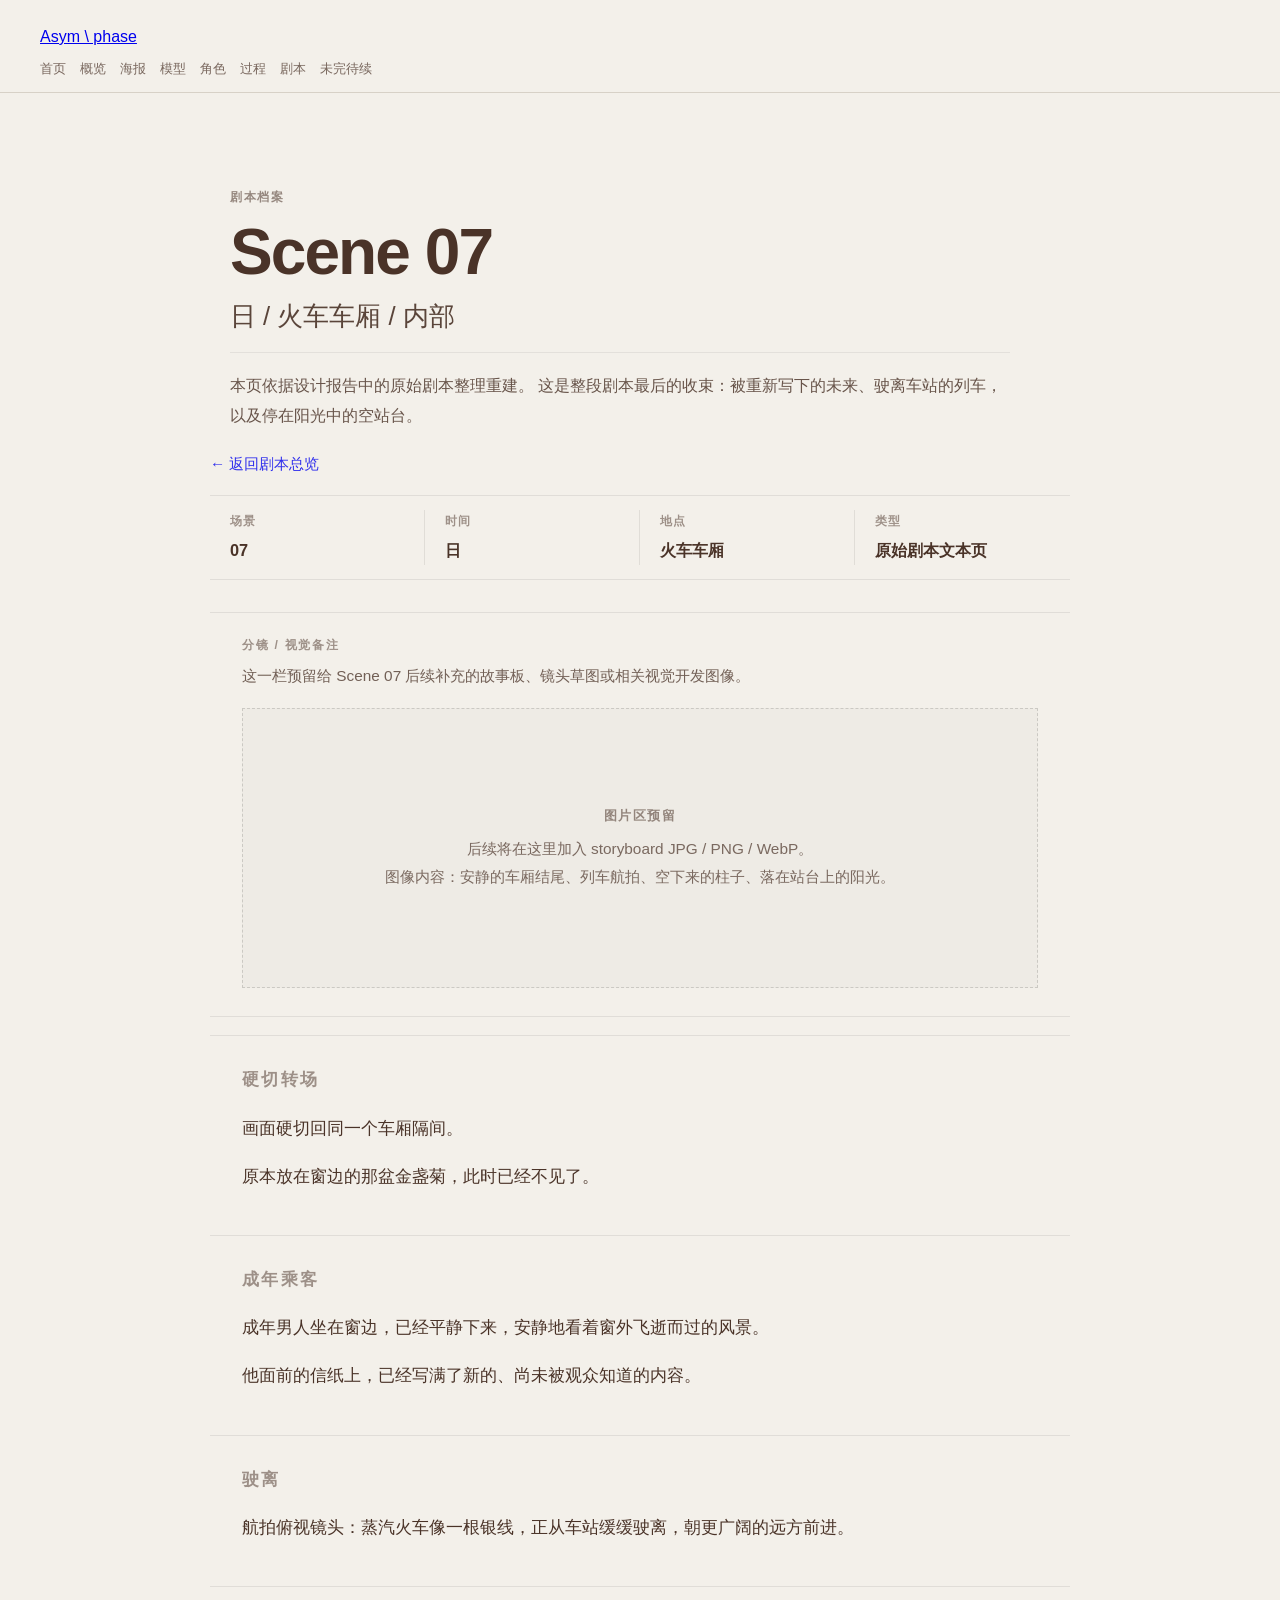
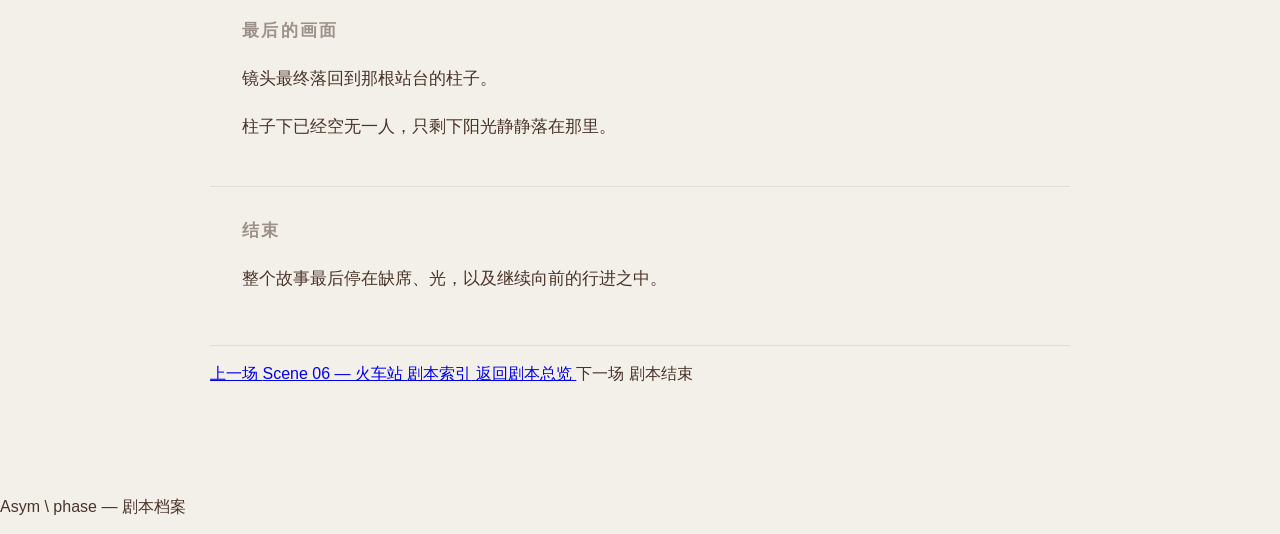
<file: script-scenes/scene-07.html>
<!DOCTYPE html>
<html lang="en">

<head>
  <meta charset="UTF-8" />
  <meta name="viewport" content="width=device-width, initial-scale=1.0" />
  <title>Asym \ phase — Scene 07</title>
  <link rel="stylesheet" href="../css/style.css" />
</head>

<body>
<header class="site-header">
  <div class="container header-inner">
    <a href="../index.html" class="site-logo">Asym \ phase</a>

    <nav class="site-nav" aria-label="Main Navigation">
      <a href="../index.html">首页</a>
      <a href="../overview.html">概览</a>
      <a href="../posters.html">海报</a>
      <a href="../models.html">模型</a>
      <a href="../characters.html">角色</a>
      <a href="../process.html">过程</a>
      <a href="../script.html" class="active">剧本</a>
      <a href="../future.html">未完待续</a>
    </nav>
  </div>
</header>

  <main class="scene-detail-page">
    <section class="page-hero">
      <div class="container">
        <p class="page-kicker">剧本档案</p>
        <h1>Scene 07</h1>
        <p class="page-subtitle">日 / 火车车厢 / 内部</p>
        <p class="page-intro">
          本页依据设计报告中的原始剧本整理重建。
          这是整段剧本最后的收束：被重新写下的未来、驶离车站的列车，以及停在阳光中的空站台。
        </p>
      </div>
    </section>

    <section class="scene-detail-section">
      <div class="container scene-detail-container">
        <div class="scene-detail-top">
          <a href="../script.html" class="back-link">← 返回剧本总览</a>
        </div>

        <div class="scene-meta-grid">
          <div class="scene-meta-card">
            <span class="meta-label">场景</span>
            <strong>07</strong>
          </div>
          <div class="scene-meta-card">
            <span class="meta-label">时间</span>
            <strong>日</strong>
          </div>
          <div class="scene-meta-card">
            <span class="meta-label">地点</span>
            <strong>火车车厢</strong>
          </div>
          <div class="scene-meta-card">
            <span class="meta-label">类型</span>
            <strong>原始剧本文本页</strong>
          </div>
        </div>

        <section class="scene-media-panel">
          <div class="scene-media-head">
            <p class="scene-media-title">分镜 / 视觉备注</p>
            <p class="scene-media-desc">
              这一栏预留给 Scene 07 后续补充的故事板、镜头草图或相关视觉开发图像。
            </p>
          </div>

          <div class="scene-media-slot is-empty">
            <div class="scene-media-placeholder">
              <div class="scene-media-placeholder-inner">
                <span class="scene-media-placeholder-label">图片区预留</span>
                <p>
                  后续将在这里加入 storyboard JPG / PNG / WebP。<br />
                  图像内容：安静的车厢结尾、列车航拍、空下来的柱子、落在站台上的阳光。
                </p>
              </div>
            </div>
          </div>
        </section>

        <article class="scene-script-article">
          <div class="scene-block">
            <p class="scene-label">硬切转场</p>
            <p>
              画面硬切回同一个车厢隔间。
            </p>
            <p>
              原本放在窗边的那盆金盏菊，此时已经不见了。
            </p>
          </div>

          <div class="scene-block">
            <p class="scene-label">成年乘客</p>
            <p>
              成年男人坐在窗边，已经平静下来，安静地看着窗外飞逝而过的风景。
            </p>
            <p>
              他面前的信纸上，已经写满了新的、尚未被观众知道的内容。
            </p>
          </div>

          <div class="scene-block">
            <p class="scene-label">驶离</p>
            <p>
              航拍俯视镜头：蒸汽火车像一根银线，正从车站缓缓驶离，朝更广阔的远方前进。
            </p>
          </div>

          <div class="scene-block">
            <p class="scene-label">最后的画面</p>
            <p>
              镜头最终落回到那根站台的柱子。
            </p>
            <p>
              柱子下已经空无一人，只剩下阳光静静落在那里。
            </p>
          </div>

          <div class="scene-block">
            <p class="scene-label">结束</p>
            <p>
              整个故事最后停在缺席、光，以及继续向前的行进之中。
            </p>
          </div>
        </article>

        <div class="scene-detail-bottom">
          <nav class="scene-pager" aria-label="Scene Navigation">
            <a href="scene-06.html" class="scene-pager-link">
              <span class="scene-pager-label">上一场</span>
              <span class="scene-pager-title">Scene 06 — 火车站</span>
            </a>

            <a href="../script.html" class="scene-pager-link is-center">
              <span class="scene-pager-label">剧本索引</span>
              <span class="scene-pager-title">返回剧本总览</span>
            </a>

            <span class="scene-pager-link is-disabled">
              <span class="scene-pager-label">下一场</span>
              <span class="scene-pager-title">剧本结束</span>
            </span>
          </nav>
        </div>
      </div>
    </section>
  </main>
<footer class="site-footer">
  <div class="container footer-inner">
    <p>Asym \ phase — 剧本档案</p>
  </div>
</footer>
</body>

</html>
</file>
<file: css/style.css>
* {
  box-sizing: border-box;
}

body {
  margin: 0;
  background: #f3f0ea;
  color: #4a3328;
  font-family: Arial, Helvetica, sans-serif;
}

img {
  max-width: 100%;
  display: block;
}

/* =========================
   Global Header
========================= */
.site-header {
  padding: 28px 40px 14px;
  border-bottom: 1px solid #d7d1c7;
}

.title-wrap h1 {
  margin: 0;
  font-size: 76px;
  line-height: 0.9;
  letter-spacing: -2px;
  font-weight: 800;
  font-style: italic;
  max-width: 360px;
}

.project-meta {
  margin-top: 10px;
  font-size: 11px;
  color: #7b6a5b;
  text-transform: uppercase;
  letter-spacing: 1.1px;
}

.site-nav {
  margin-top: 14px;
  display: flex;
  gap: 14px;
  flex-wrap: wrap;
}

.site-nav a {
  text-decoration: none;
  color: #4a3328;
  font-size: 13px;
}

/* =========================
   Global Main Layout
========================= */
.home-main {
  padding: 36px 40px 72px;
}

.page-main {
  padding: 36px 40px 110px;
}

/* Unified text column width */
.intro,
.page-intro,
.model-feature-text,
.blender-proof-text,
.poster-feature-text {
  max-width: 980px;
}

/* =========================
   Shared Typography
========================= */
.section-kicker {
  font-size: 12px;
  text-transform: uppercase;
  letter-spacing: 1.5px;
  color: #a36b3c;
  margin: 0 0 10px;
}

.section-title {
  font-size: 40px;
  line-height: 1.1;
  margin: 0 0 16px;
  max-width: 820px;
}

.section-title.small {
  font-size: 28px;
}

.section-text {
  max-width: 760px;
  color: #7b6a5b;
  line-height: 1.7;
  font-size: 16px;
  margin: 0;
}

/* =========================
   Home Page
========================= */
.intro {
  margin-bottom: 40px;
}

.intro-text {
  font-size: 22px;
  line-height: 1.5;
  margin: 0 0 12px;
}

.intro-text.small {
  font-size: 15px;
  color: #7b6a5b;
}

.poster-grid {
  display: grid;
  grid-template-columns: 1fr 1fr;
  gap: 32px;
}

.poster-card {
  display: flex;
  flex-direction: column;
}

.poster-image-wrap {
  width: 100%;
  border-radius: 4px;
  background: #e8e3da;
  overflow: hidden;
}

.poster-image-wrap img {
  width: 100%;
  height: auto;
  display: block;
}

.poster-info {
  padding-top: 16px;
}

.label {
  display: inline-block;
  font-size: 11px;
  text-transform: uppercase;
  letter-spacing: 1px;
  color: #a36b3c;
  margin-bottom: 8px;
}

.poster-info h2 {
  margin: 0 0 8px;
  font-size: 24px;
}

.poster-info p {
  margin: 0;
  color: #7b6a5b;
  line-height: 1.6;
  font-size: 14px;
}

/* =========================
   Posters Page
========================= */
.page-intro {
  margin-bottom: 56px;
}

.poster-feature {
  display: grid;
  grid-template-columns: minmax(0, 1.55fr) minmax(320px, 0.92fr);
  gap: 44px;
  align-items: start;
  margin-bottom: 96px;
}

.poster-feature-image {
  background: #e8e3da;
  border-radius: 4px;
  overflow: hidden;
}

.poster-feature-image img {
  width: 100%;
  height: auto;
  display: block;
}

.poster-feature-text {
  padding-top: 10px;
  max-width: 520px;
}

.poster-phase {
  font-size: 14px;
  text-transform: uppercase;
  letter-spacing: 2px;
  color: #a36b3c;
  margin: 0 0 14px;
}

.poster-feature-text h3 {
  font-size: clamp(38px, 2.4vw, 46px);
  line-height: 1.08;
  margin: 0 0 20px;
  letter-spacing: -0.02em;
}

.poster-feature-text p {
  color: #7b6a5b;
  line-height: 1.9;
  font-size: 20px;
  margin: 0 0 18px;
  max-width: 30em;
}

.process-strip {
  border-top: 1px solid #d7d1c7;
  padding-top: 36px;
}

.process-head {
  margin-bottom: 28px;
}

.process-grid {
  display: grid;
  grid-template-columns: 1fr 1fr;
  gap: 24px;
}

.process-item {
  background: #e8e3da;
  border-radius: 4px;
  overflow: hidden;
}

.process-item img {
  width: 100%;
  display: block;
}

@media (max-width: 1100px) {
  .poster-feature {
    grid-template-columns: 1fr;
    gap: 24px;
    margin-bottom: 72px;
  }

  .poster-feature-text {
    max-width: 760px;
    padding-top: 0;
  }

  .poster-feature-text p {
    max-width: 40em;
  }
}
/* =========================
   Models Page
========================= */
.model-feature {
  margin-bottom: 88px;
}

.model-feature-text {
  margin-bottom: 24px;
}

.model-feature-text h3 {
  margin: 0 0 14px;
  font-size: 34px;
  line-height: 1.1;
}

.model-feature-text p {
  margin: 0;
  color: #7b6a5b;
  line-height: 1.8;
  font-size: 17px;
  max-width: 760px;
}

.model-feature-image {
  max-width: 1120px;
  background: #e8e3da;
  border-radius: 4px;
  overflow: hidden;
}

.model-feature-image img {
  width: 100%;
  display: block;
}

.blender-proof {
  border-top: 1px solid #d7d1c7;
  padding-top: 44px;
  margin-top: 28px;
}

.blender-proof-text {
  margin-bottom: 28px;
}

.blender-proof-image {
  max-width: 1120px;
  background: #e8e3da;
  border-radius: 4px;
  overflow: hidden;
}

.blender-proof-image img {
  width: 100%;
  display: block;
}

/* =========================
   Responsive
========================= */
@media (max-width: 900px) {
  .poster-feature {
    grid-template-columns: 1fr;
    gap: 20px;
  }

  .process-grid {
    grid-template-columns: 1fr;
  }

  .model-feature-image,
  .blender-proof-image {
    max-width: 100%;
  }

  .section-title {
    font-size: 28px;
  }

  .poster-feature-text h3,
  .model-feature-text h3 {
    font-size: 22px;
  }

  .poster-feature-text p,
  .model-feature-text p {
    font-size: 16px;
  }
}

@media (max-width: 768px) {
  .site-header,
  .home-main,
  .page-main {
    padding-left: 20px;
    padding-right: 20px;
  }

  .title-wrap h1 {
    font-size: 56px;
    max-width: 260px;
  }

  .intro-text {
    font-size: 18px;
  }

  .poster-grid {
    grid-template-columns: 1fr;
  }
}
.site-nav a.is-active {
  opacity: 1;
  border-bottom: 1px solid rgba(255, 255, 255, 0.28);
}

.site-nav a {
  opacity: 0.72;
}

.site-nav a:hover {
  opacity: 1;
}

.lang-toggle {
  margin-top: 14px;
  display: inline-flex;
  align-items: center;
  gap: 8px;
  font-size: 12px;
  color: #7b6a5b;
}

.lang-toggle button {
  padding: 0;
  border: 0;
  background: transparent;
  color: inherit;
  font: inherit;
  cursor: pointer;
  opacity: 0.55;
}

.lang-toggle button.is-active {
  opacity: 1;
  color: #4a3328;
}
/* =========================
   Process page
   ========================= */

.process-proof-grid {
  display: grid;
  grid-template-columns: repeat(2, minmax(0, 1fr));
  gap: 28px;
  margin-top: 28px;
}

.process-card {
  display: flex;
  flex-direction: column;
  gap: 18px;
}

.process-card-image,
.process-node-image,
.motion-card-media {
  background: #e8e3da;
  border-radius: 6px;
  overflow: hidden;
}

.process-card-image img,
.process-node-image img,
.motion-card-media video {
  display: block;
  width: 100%;
  height: auto;
}

.process-card-title {
  margin: 0 0 10px;
  font-size: 1.08rem;
  font-weight: 600;
  letter-spacing: -0.01em;
}

.process-card-copy {
  margin: 0;
  font-size: 0.96rem;
  line-height: 1.85;
  color: #7b6a5b;
}

.process-node-stack {
  display: flex;
  flex-direction: column;
  gap: 52px;
  margin-top: 28px;
}

.process-node-item {
  display: grid;
  grid-template-columns: minmax(0, 1.28fr) minmax(280px, 0.72fr);
  gap: 30px;
  align-items: start;
}

.process-node-text h3,
.motion-card-text h3 {
  margin: 0 0 12px;
  font-size: clamp(1.5rem, 2vw, 2rem);
  line-height: 1.12;
  letter-spacing: -0.02em;
}

.process-node-text p:not(.poster-phase),
.motion-card-text p:not(.poster-phase) {
  margin: 0;
  font-size: 1rem;
  line-height: 1.9;
  color: #7b6a5b;
}

.motion-preview-grid {
  display: grid;
  grid-template-columns: repeat(2, minmax(0, 1fr));
  gap: 28px;
  margin-top: 28px;
}

.motion-card {
  display: flex;
  flex-direction: column;
  gap: 18px;
}

.motion-card-media video {
  aspect-ratio: 16 / 10;
  object-fit: cover;
  background: #ddd6cb;
}

@media (max-width: 1000px) {
  .process-node-item {
    grid-template-columns: 1fr;
    gap: 22px;
  }
}

@media (max-width: 900px) {
  .process-proof-grid,
  .motion-preview-grid {
    grid-template-columns: 1fr;
  }
}
/* =========================
   Characters page
   ========================= */

.character-feature {
  display: grid;
  grid-template-columns: minmax(0, 1.06fr) minmax(300px, 0.82fr);
  gap: 34px;
  align-items: start;
  margin-top: 28px;
}

.character-feature.reverse {
  grid-template-columns: minmax(300px, 0.82fr) minmax(0, 1.06fr);
}

.character-feature-image {
  background: #e8e3da;
  border-radius: 6px;
  overflow: hidden;
}

.character-feature-image img {
  display: block;
  width: 100%;
  height: auto;
}

.character-feature-text {
  padding-top: 8px;
  max-width: 520px;
}

.character-feature-text h3 {
  margin: 0 0 14px;
  font-size: clamp(1.8rem, 2.5vw, 2.5rem);
  line-height: 1.1;
  letter-spacing: -0.02em;
}

.character-feature-text p:not(.poster-phase) {
  margin: 0 0 14px;
  font-size: 1rem;
  line-height: 1.9;
  color: #7b6a5b;
}

.character-grid {
  display: grid;
  gap: 24px;
  margin-top: 30px;
}

.character-grid.three-col {
  grid-template-columns: repeat(3, minmax(0, 1fr));
}

.character-grid.split-two {
  grid-template-columns: repeat(2, minmax(0, 1fr));
}

.character-grid.single-wide {
  grid-template-columns: 1fr;
}

.character-card {
  margin: 0;
}

.character-card img {
  display: block;
  width: 100%;
  height: auto;
  background: #e8e3da;
  border-radius: 6px;
}

.character-card figcaption {
  margin-top: 10px;
  font-size: 0.9rem;
  line-height: 1.6;
  color: #8a7868;
}

@media (max-width: 1000px) {
  .character-feature,
  .character-feature.reverse {
    grid-template-columns: 1fr;
    gap: 22px;
  }

  .character-feature-text {
    max-width: 760px;
    padding-top: 0;
  }
}

@media (max-width: 900px) {
  .character-grid.three-col,
  .character-grid.split-two {
    grid-template-columns: 1fr;
  }
}
/* =========================
   Home page upgrade
   ========================= */

.home-hero {
  display: grid;
  grid-template-columns: minmax(0, 0.95fr) minmax(320px, 0.92fr);
  gap: 42px;
  align-items: start;
}

.home-hero-copy {
  max-width: 700px;
  padding-top: 8px;
}

.home-hero-title {
  margin: 0 0 18px;
  font-size: clamp(2.2rem, 4vw, 4.2rem);
  line-height: 1.04;
  letter-spacing: -0.04em;
}

.home-hero-text {
  max-width: 42em;
  margin: 0 0 14px;
  font-size: 1rem;
  line-height: 1.9;
  color: #7b6a5b;
}

.home-hero-media {
  background: #e8e3da;
  border-radius: 8px;
  overflow: hidden;
}

.home-hero-media img {
  display: block;
  width: 100%;
  height: auto;
}

.home-hero-actions {
  display: flex;
  flex-wrap: wrap;
  gap: 14px;
  margin-top: 28px;
}

.home-button {
  display: inline-flex;
  align-items: center;
  justify-content: center;
  min-height: 46px;
  padding: 0 18px;
  border-radius: 999px;
  text-decoration: none;
  font-size: 0.96rem;
  transition: transform 0.2s ease, opacity 0.2s ease, border-color 0.2s ease;
}

.home-button:hover {
  transform: translateY(-1px);
}

.home-button.primary {
  background: #3f3329;
  color: #f6f1ea;
}

.home-button.primary:hover {
  opacity: 0.92;
}

.home-button.secondary {
  border: 1px solid #d7d1c7;
  color: inherit;
}

.home-button.secondary:hover {
  border-color: #bcae9f;
}

.home-section {
  margin-top: 8px;
}

.poster-grid.upgraded {
  display: grid;
  grid-template-columns: repeat(2, minmax(0, 1fr));
  gap: 30px;
  margin-top: 28px;
}

.poster-card-link {
  display: block;
  color: inherit;
  text-decoration: none;
}

.poster-card-link:hover .poster-info h3 {
  opacity: 0.78;
}

.poster-info h3 {
  margin: 0 0 10px;
  font-size: clamp(1.5rem, 2.2vw, 2.2rem);
  line-height: 1.08;
  transition: opacity 0.2s ease;
}

.home-highlight-grid {
  display: grid;
  grid-template-columns: repeat(4, minmax(0, 1fr));
  gap: 22px;
  margin-top: 28px;
}

.home-highlight-card {
  padding-top: 18px;
  border-top: 1px solid #d7d1c7;
}

.home-highlight-card h3 {
  margin: 0 0 10px;
  font-size: 1.06rem;
  font-weight: 600;
}

.home-highlight-card p {
  margin: 0 0 14px;
  font-size: 0.95rem;
  line-height: 1.8;
  color: #7b6a5b;
}

.home-highlight-card a {
  font-size: 0.94rem;
  text-decoration: none;
  color: inherit;
  border-bottom: 1px solid transparent;
}

.home-highlight-card a:hover {
  border-color: #d7d1c7;
}

.home-motion-grid {
  margin-top: 28px;
}

@media (max-width: 1100px) {
  .home-highlight-grid {
    grid-template-columns: repeat(2, minmax(0, 1fr));
  }
}

@media (max-width: 900px) {
  .home-hero,
  .poster-grid.upgraded,
  .home-highlight-grid {
    grid-template-columns: 1fr;
  }

  .home-hero {
    gap: 26px;
  }

  .home-hero-copy {
    padding-top: 0;
  }

  .home-hero-title {
    font-size: clamp(2rem, 9vw, 3rem);
  }
}
/* =========================
   Home title structure
   ========================= */

.home-hero-media video {
  display: block;
  width: 100%;
  height: auto;
  object-fit: contain;
  background: #ddd6cb;
}

.home-title-grid {
  display: grid;
  grid-template-columns: repeat(3, minmax(0, 1fr));
  gap: 22px;
  margin-top: 28px;
}

.home-title-card {
  padding-top: 18px;
  border-top: 1px solid #d7d1c7;
}

.home-title-card h3 {
  margin: 0 0 10px;
  font-size: 1.08rem;
  font-weight: 600;
  line-height: 1.35;
}

.home-title-card p {
  margin: 0;
  font-size: 0.95rem;
  line-height: 1.85;
  color: #7b6a5b;
}

@media (max-width: 900px) {
  .home-title-grid {
    grid-template-columns: 1fr;
  }
}
/* =========================
   Process visual development
   ========================= */

.dev-frame-grid {
  display: grid;
  grid-template-columns: repeat(2, minmax(0, 1fr));
  gap: 24px;
  margin-top: 28px;
}

.dev-frame-card {
  margin: 0;
}

.dev-frame-card img {
  display: block;
  width: 100%;
  height: auto;
  background: #e8e3da;
  border-radius: 6px;
}

.dev-frame-card figcaption {
  margin-top: 10px;
  font-size: 0.9rem;
  line-height: 1.6;
  color: #8a7868;
}

.home-storyboard-preview {
  grid-template-columns: repeat(3, minmax(0, 1fr));
  gap: 18px;
  max-width: 1080px;
}

@media (min-width: 901px) {
  .home-storyboard-preview .dev-frame-card:first-child {
    margin-top: 14px;
  }
}

.home-section-cue {
  margin: 18px 0 0;
  font-size: 0.95rem;
  line-height: 1.7;
  color: #7b6a5b;
}

.home-section-cue a {
  color: inherit;
  text-decoration: none;
  border-bottom: 1px solid #bcae9f;
}

.home-section-cue a:hover {
  border-color: #4a3328;
}

@media (max-width: 900px) {
  .dev-frame-grid {
    grid-template-columns: 1fr;
  }

  .home-storyboard-preview {
    grid-template-columns: 1fr;
    max-width: none;
  }
}
/* =========================
   Overview snapshot
   ========================= */

.overview-snapshot-grid {
  display: grid;
  grid-template-columns: repeat(2, minmax(0, 1fr));
  gap: 22px;
  margin-top: 28px;
}

.overview-snapshot-card {
  padding-top: 18px;
  border-top: 1px solid #d7d1c7;
}

.overview-snapshot-card h3 {
  margin: 0 0 10px;
  font-size: 1.06rem;
  font-weight: 600;
}

.overview-snapshot-card p {
  margin: 0;
  font-size: 0.95rem;
  line-height: 1.8;
  color: #7b6a5b;
}

@media (max-width: 900px) {
  .overview-snapshot-grid {
    grid-template-columns: 1fr;
  }
}
/* =========================
   Script page refinement
   ========================= */

.scene-index-grid {
  display: grid;
  grid-template-columns: repeat(3, minmax(0, 1fr));
  gap: 22px;
  margin-top: 28px;
}

.scene-index-card {
  padding-top: 18px;
  border-top: 1px solid #d7d1c7;
}

.scene-index-card h3 {
  margin: 0 0 10px;
  font-size: 1.02rem;
  font-weight: 600;
}

.scene-index-card p {
  margin: 0;
  font-size: 0.94rem;
  line-height: 1.8;
  color: #7b6a5b;
}

.script-keyline {
  margin: 24px 0 0;
  padding-left: 18px;
  border-left: 1px solid #d7d1c7;
  font-size: 1.08rem;
  line-height: 1.9;
  color: #4a3d32;
}

@media (max-width: 1000px) {
  .scene-index-grid {
    grid-template-columns: repeat(2, minmax(0, 1fr));
  }
}

@media (max-width: 700px) {
  .scene-index-grid {
    grid-template-columns: 1fr;
  }
}
.scene-detail-page .page-hero {
  padding: 120px 0 56px;
}

.scene-detail-section {
  padding: 0 0 96px;
}

.scene-detail-container {
  max-width: 980px;
}

.scene-detail-top {
  margin-bottom: 28px;
}

.back-link {
  display: inline-block;
  font-size: 0.95rem;
  text-decoration: none;
  opacity: 0.8;
  transition: opacity 0.2s ease;
}

.back-link:hover {
  opacity: 1;
}

.scene-meta-grid {
  display: grid;
  grid-template-columns: repeat(4, minmax(0, 1fr));
  gap: 16px;
  margin-bottom: 36px;
}

.scene-meta-card {
  padding: 18px 18px 16px;
  border: 1px solid rgba(255, 255, 255, 0.08);
  border-radius: 16px;
  background: rgba(255, 255, 255, 0.03);
  backdrop-filter: blur(6px);
}

.scene-meta-card .meta-label {
  display: block;
  margin-bottom: 8px;
  font-size: 0.78rem;
  letter-spacing: 0.08em;
  text-transform: uppercase;
  opacity: 0.6;
}

.scene-meta-card strong {
  font-size: 1rem;
  font-weight: 600;
  line-height: 1.4;
}

.scene-script-article {
  display: flex;
  flex-direction: column;
  gap: 22px;
}

.scene-block {
  padding: 26px 28px;
  border-radius: 20px;
  background: rgba(255, 255, 255, 0.035);
  border: 1px solid rgba(255, 255, 255, 0.08);
}

.scene-label {
  margin: 0 0 14px;
  font-size: 0.82rem;
  font-weight: 700;
  letter-spacing: 0.08em;
  text-transform: uppercase;
  opacity: 0.6;
}

.scene-block p:last-child,
.scene-block ul:last-child,
.scene-block blockquote:last-child {
  margin-bottom: 0;
}

.voiceover-block {
  background: rgba(255, 255, 255, 0.05);
}

.voiceover-en {
  margin: 0 0 14px;
  padding-left: 18px;
  border-left: 2px solid rgba(255, 255, 255, 0.22);
  font-size: 1.12rem;
  line-height: 1.8;
}

.subtitle-cn {
  margin: 0;
  font-size: 0.98rem;
  line-height: 1.9;
  opacity: 0.9;
}

.scene-list {
  margin: 0;
  padding-left: 20px;
}

.scene-list li {
  margin-bottom: 10px;
  line-height: 1.8;
}

.scene-list li:last-child {
  margin-bottom: 0;
}

.letter-quote {
  margin: 18px 0 18px;
  padding: 18px 20px;
  border-radius: 16px;
  background: rgba(255, 255, 255, 0.04);
  border: 1px solid rgba(255, 255, 255, 0.08);
}

.letter-quote p {
  margin: 0;
  font-size: 1.05rem;
  line-height: 1.85;
}

.scene-detail-bottom {
  margin-top: 28px;
}

.text-link {
  display: inline-block;
  text-decoration: none;
}

@media (max-width: 900px) {
  .scene-meta-grid {
    grid-template-columns: repeat(2, minmax(0, 1fr));
  }

  .scene-block {
    padding: 22px 20px;
    border-radius: 18px;
  }
}

@media (max-width: 640px) {
  .scene-detail-page .page-hero {
    padding: 104px 0 40px;
  }

  .scene-detail-section {
    padding-bottom: 72px;
  }

  .scene-meta-grid {
    grid-template-columns: 1fr;
    gap: 12px;
  }

  .voiceover-en {
    font-size: 1rem;
    line-height: 1.75;
  }

  .subtitle-cn,
  .scene-list li,
  .letter-quote p {
    font-size: 0.95rem;
  }
}
/* scene detail page - PC readability refinement */
.scene-detail-page .page-hero {
  min-height: auto !important;
  padding: 96px 0 24px !important;
}

.scene-detail-page .page-hero .container {
  display: block;
}

.scene-detail-page .page-subtitle {
  max-width: 760px;
  margin-bottom: 14px;
  font-size: 1.4rem;
  line-height: 1.35;
}

.scene-detail-page .page-intro {
  max-width: 780px;
  font-size: 1.02rem;
  line-height: 1.85;
}

.scene-detail-section {
  padding-top: 0;
}

.scene-detail-top {
  margin-bottom: 20px;
}

.scene-meta-grid {
  margin-bottom: 28px;
}

.scene-script-article {
  gap: 18px;
}

.scene-block {
  padding: 30px 34px;
}

.scene-block p,
.scene-list li {
  font-size: 1.06rem;
  line-height: 1.9;
}

.scene-label {
  margin-bottom: 12px;
  font-size: 0.8rem;
}

.voiceover-en {
  font-size: 1.18rem;
  line-height: 1.85;
}

.subtitle-cn {
  font-size: 1rem;
  line-height: 1.9;
}

.letter-quote p {
  font-size: 1.08rem;
  line-height: 1.9;
}

@media (max-width: 640px) {
  .scene-detail-page .page-hero {
    padding: 104px 0 40px !important;
  }

  .scene-block {
    padding: 22px 20px;
  }

  .scene-block p,
  .scene-list li,
  .subtitle-cn,
  .letter-quote p {
    font-size: 0.95rem;
  }

  .voiceover-en {
    font-size: 1rem;
  }
}
/* scene detail page - lock into a proper reading column */
.scene-detail-page .page-hero > .container,
.scene-detail-page .scene-detail-container {
  width: min(100% - 72px, 900px);
  margin-left: auto;
  margin-right: auto;
}

.scene-detail-page .page-hero > .container {
  max-width: 820px;
}

.scene-detail-page .scene-detail-container {
  max-width: 860px;
}

@media (max-width: 640px) {
  .scene-detail-page .page-hero > .container,
  .scene-detail-page .scene-detail-container {
    width: min(100% - 28px, 900px);
  }
}
/* scene detail page - hero hierarchy refinement */
.scene-detail-page .page-kicker {
  margin: 0 0 14px;
  font-size: 0.78rem;
  font-weight: 700;
  letter-spacing: 0.14em;
  text-transform: uppercase;
  opacity: 0.55;
}

.scene-detail-page .page-hero h1 {
  margin: 0 0 14px;
  font-size: clamp(2.6rem, 5vw, 4.2rem);
  line-height: 1.02;
  letter-spacing: -0.03em;
}

.scene-detail-page .page-subtitle {
  margin: 0 0 18px;
  font-size: clamp(1.2rem, 2vw, 1.7rem);
  font-weight: 500;
  line-height: 1.35;
  opacity: 0.9;
}

.scene-detail-page .page-intro {
  margin: 0;
  padding-top: 18px;
  border-top: 1px solid rgba(0, 0, 0, 0.08);
  font-size: 0.98rem;
  line-height: 1.9;
  opacity: 0.82;
}

@media (max-width: 640px) {
  .scene-detail-page .page-kicker {
    margin-bottom: 10px;
    font-size: 0.72rem;
    letter-spacing: 0.12em;
  }

  .scene-detail-page .page-hero h1 {
    margin-bottom: 10px;
    line-height: 1.04;
  }

  .scene-detail-page .page-subtitle {
    margin-bottom: 14px;
    line-height: 1.4;
  }

  .scene-detail-page .page-intro {
    padding-top: 14px;
    font-size: 0.94rem;
    line-height: 1.8;
  }
}
/* scene detail page - archive meta bar refinement */
.scene-meta-grid {
  gap: 0;
  margin-bottom: 32px;
  border-top: 1px solid rgba(0, 0, 0, 0.08);
  border-bottom: 1px solid rgba(0, 0, 0, 0.08);
}

.scene-meta-card {
  padding: 18px 20px 16px;
  border: none;
  border-radius: 0;
  background: transparent;
  backdrop-filter: none;
  position: relative;
}

.scene-meta-card:not(:last-child)::after {
  content: "";
  position: absolute;
  top: 14px;
  right: 0;
  width: 1px;
  height: calc(100% - 28px);
  background: rgba(0, 0, 0, 0.08);
}

.scene-meta-card .meta-label {
  margin-bottom: 10px;
  font-size: 0.72rem;
  font-weight: 700;
  letter-spacing: 0.12em;
  text-transform: uppercase;
  opacity: 0.5;
}

.scene-meta-card strong {
  display: block;
  font-size: 1.02rem;
  font-weight: 600;
  line-height: 1.45;
}

@media (max-width: 900px) {
  .scene-meta-grid {
    gap: 12px;
    border-top: none;
    border-bottom: none;
  }

  .scene-meta-card {
    padding: 18px 18px 16px;
    border: 1px solid rgba(0, 0, 0, 0.08);
    border-radius: 14px;
    background: rgba(0, 0, 0, 0.02);
  }

  .scene-meta-card:not(:last-child)::after {
    display: none;
  }
}

@media (max-width: 640px) {
  .scene-meta-grid {
    gap: 10px;
    margin-bottom: 24px;
  }

  .scene-meta-card strong {
    font-size: 0.98rem;
  }
}
/* scene detail page - script body hierarchy refinement */
.scene-script-article {
  gap: 14px;
}

.scene-block {
  padding: 28px 32px;
  border-radius: 0;
  border: none;
  border-top: 1px solid rgba(0, 0, 0, 0.08);
  background: transparent;
  box-shadow: none;
}

.scene-label {
  margin: 0 0 16px;
  font-size: 0.76rem;
  font-weight: 700;
  letter-spacing: 0.14em;
  text-transform: uppercase;
  opacity: 0.5;
}

.scene-block p {
  margin: 0 0 16px;
}

.scene-block p:last-child {
  margin-bottom: 0;
}

.scene-list {
  margin: 0;
  padding-left: 20px;
}

.scene-list li {
  margin-bottom: 12px;
}

.voiceover-block {
  padding-left: 32px;
  border-top: 1px solid rgba(0, 0, 0, 0.08);
  background: rgba(0, 0, 0, 0.015);
}

.voiceover-en {
  margin: 0 0 16px;
  padding-left: 16px;
  border-left: 2px solid rgba(0, 0, 0, 0.14);
  font-style: normal;
}

.subtitle-cn {
  padding-left: 16px;
  opacity: 0.78;
}

.letter-quote {
  margin: 18px 0;
  padding: 18px 20px;
  border-radius: 0;
  border: 1px solid rgba(0, 0, 0, 0.08);
  background: rgba(0, 0, 0, 0.02);
}

.scene-detail-bottom {
  margin-top: 22px;
  padding-top: 18px;
  border-top: 1px solid rgba(0, 0, 0, 0.08);
}

@media (max-width: 640px) {
  .scene-block,
  .voiceover-block {
    padding: 22px 0;
  }

  .voiceover-en,
  .subtitle-cn {
    padding-left: 12px;
  }

  .letter-quote {
    padding: 16px 16px;
  }
}
/* scene detail page - reserved media slot for storyboard / images */
.scene-media-panel {
  margin: 0 0 18px;
  padding: 24px 32px 28px;
  border-top: 1px solid rgba(0, 0, 0, 0.08);
  border-bottom: 1px solid rgba(0, 0, 0, 0.08);
}

.scene-media-head {
  margin-bottom: 18px;
}

.scene-media-title {
  margin: 0 0 8px;
  font-size: 0.76rem;
  font-weight: 700;
  letter-spacing: 0.14em;
  text-transform: uppercase;
  opacity: 0.5;
}

.scene-media-desc {
  margin: 0;
  max-width: 760px;
  font-size: 0.96rem;
  line-height: 1.85;
  opacity: 0.76;
}

.scene-media-slot {
  margin-top: 16px;
}

.scene-media-placeholder {
  min-height: 280px;
  display: grid;
  place-items: center;
  padding: 32px 24px;
  border: 1px dashed rgba(0, 0, 0, 0.14);
  background: rgba(0, 0, 0, 0.02);
}

.scene-media-placeholder-inner {
  text-align: center;
}

.scene-media-placeholder-label {
  display: inline-block;
  margin-bottom: 10px;
  font-size: 0.8rem;
  font-weight: 700;
  letter-spacing: 0.12em;
  text-transform: uppercase;
  opacity: 0.55;
}

.scene-media-placeholder p {
  margin: 0;
  font-size: 0.96rem;
  line-height: 1.8;
  opacity: 0.7;
}

.scene-media-figure {
  margin: 0;
}

.scene-media-figure img {
  display: block;
  width: 100%;
  height: auto;
  border: 1px solid rgba(0, 0, 0, 0.08);
}

.scene-media-figure figcaption {
  margin-top: 10px;
  font-size: 0.92rem;
  line-height: 1.75;
  opacity: 0.7;
}

@media (max-width: 640px) {
  .scene-media-panel {
    padding: 22px 0 24px;
  }

  .scene-media-desc,
  .scene-media-placeholder p,
  .scene-media-figure figcaption {
    font-size: 0.93rem;
  }

  .scene-media-placeholder {
    min-height: 220px;
    padding: 24px 16px;
  }
}
/* script.html - overview preface block refinement */
.editorial-section > .scene-media-panel {
  margin: 28px 0 36px;
  padding: 28px 0 30px;
  border-top: 1px solid rgba(0, 0, 0, 0.08);
  border-bottom: 1px solid rgba(0, 0, 0, 0.08);
}

.editorial-section > .scene-media-panel .scene-media-head {
  margin-bottom: 18px;
  max-width: 760px;
}

.editorial-section > .scene-media-panel .scene-media-title {
  margin: 0 0 8px;
  font-size: 0.74rem;
  font-weight: 700;
  letter-spacing: 0.14em;
  text-transform: uppercase;
  opacity: 0.5;
}

.editorial-section > .scene-media-panel .scene-media-desc {
  margin: 0;
  font-size: 0.98rem;
  line-height: 1.85;
  opacity: 0.78;
}

.editorial-section > .scene-media-panel .scene-script-article {
  display: grid;
  grid-template-columns: repeat(3, minmax(0, 1fr));
  gap: 16px;
}

.editorial-section > .scene-media-panel .scene-block {
  padding: 20px 22px;
  border: 1px solid rgba(0, 0, 0, 0.08);
  border-top: 1px solid rgba(0, 0, 0, 0.08);
  background: rgba(0, 0, 0, 0.02);
}

.editorial-section > .scene-media-panel .scene-label {
  margin-bottom: 10px;
  font-size: 0.72rem;
  letter-spacing: 0.12em;
  opacity: 0.5;
}

.editorial-section > .scene-media-panel .scene-block p {
  margin: 0;
  font-size: 0.96rem;
  line-height: 1.8;
}

@media (max-width: 900px) {
  .editorial-section > .scene-media-panel .scene-script-article {
    grid-template-columns: 1fr;
    gap: 12px;
  }

  .editorial-section > .scene-media-panel .scene-block {
    padding: 18px 18px;
  }
}

@media (max-width: 640px) {
  .editorial-section > .scene-media-panel {
    margin: 22px 0 28px;
    padding: 22px 0 24px;
  }

  .editorial-section > .scene-media-panel .scene-media-desc,
  .editorial-section > .scene-media-panel .scene-block p {
    font-size: 0.93rem;
  }
}
/* script.html - scene index refinement */
.scene-index-grid {
  margin-top: 0;
  display: grid;
  grid-template-columns: repeat(2, minmax(0, 1fr));
  gap: 18px;
}

.scene-index-card {
  padding: 24px 24px 22px;
  border: 1px solid rgba(0, 0, 0, 0.08);
  background: rgba(0, 0, 0, 0.02);
  transition: transform 0.2s ease, background 0.2s ease, border-color 0.2s ease;
}

.scene-index-card:hover {
  transform: translateY(-2px);
  background: rgba(0, 0, 0, 0.03);
  border-color: rgba(0, 0, 0, 0.12);
}

.scene-index-card .flow-step {
  display: inline-block;
  margin-bottom: 12px;
  font-size: 0.74rem;
  font-weight: 700;
  letter-spacing: 0.14em;
  text-transform: uppercase;
  opacity: 0.48;
}

.scene-index-card h3 {
  margin: 0 0 10px;
  font-size: 1.28rem;
  line-height: 1.2;
}

.scene-index-card p {
  margin: 0 0 18px;
  max-width: 34ch;
  font-size: 0.98rem;
  line-height: 1.8;
  opacity: 0.8;
}

.scene-index-card .text-link {
  display: inline-block;
  font-size: 0.95rem;
}

@media (max-width: 900px) {
  .scene-index-grid {
    grid-template-columns: 1fr;
    gap: 14px;
  }

  .scene-index-card {
    padding: 20px 20px 18px;
  }
}

@media (max-width: 640px) {
  .scene-index-card h3 {
    font-size: 1.14rem;
  }

  .scene-index-card p,
  .scene-index-card .text-link {
    font-size: 0.93rem;
  }
}
/* script.html - scene index refinement */
.scene-index-grid {
  margin-top: 0;
  display: grid;
  grid-template-columns: repeat(2, minmax(0, 1fr));
  gap: 18px;
}

.scene-index-card {
  padding: 24px 24px 22px;
  border: 1px solid rgba(0, 0, 0, 0.08);
  background: rgba(0, 0, 0, 0.02);
  transition: transform 0.2s ease, background 0.2s ease, border-color 0.2s ease;
}

.scene-index-card:hover {
  transform: translateY(-2px);
  background: rgba(0, 0, 0, 0.03);
  border-color: rgba(0, 0, 0, 0.12);
}

.scene-index-card .flow-step {
  display: inline-block;
  margin-bottom: 12px;
  font-size: 0.74rem;
  font-weight: 700;
  letter-spacing: 0.14em;
  text-transform: uppercase;
  opacity: 0.48;
}

.scene-index-card h3 {
  margin: 0 0 10px;
  font-size: 1.28rem;
  line-height: 1.2;
}

.scene-index-card p {
  margin: 0 0 18px;
  max-width: 34ch;
  font-size: 0.98rem;
  line-height: 1.8;
  opacity: 0.8;
}

.scene-index-card .text-link {
  display: inline-block;
  font-size: 0.95rem;
}

@media (max-width: 900px) {
  .scene-index-grid {
    grid-template-columns: 1fr;
    gap: 14px;
  }

  .scene-index-card {
    padding: 20px 20px 18px;
  }
}

@media (max-width: 640px) {
  .scene-index-card h3 {
    font-size: 1.14rem;
  }

  .scene-index-card p,
  .scene-index-card .text-link {
    font-size: 0.93rem;
  }
}
/* script.html - top heading refinement */
.script-index-section {
  padding-top: 10px;
}

.script-index-section .section-kicker {
  margin: 0 0 10px;
  font-size: 0.76rem;
  font-weight: 700;
  letter-spacing: 0.14em;
  text-transform: uppercase;
  opacity: 0.5;
}

.script-index-section .section-title {
  margin: 0 0 18px;
  max-width: 12ch;
  font-size: clamp(2rem, 4vw, 3.2rem);
  line-height: 1.05;
  letter-spacing: -0.03em;
}

.script-index-section .scene-media-panel {
  margin-top: 0;
}

.script-index-section .scene-index-grid {
  margin-top: 0;
}

@media (max-width: 640px) {
  .script-index-section .section-kicker {
    margin-bottom: 8px;
    font-size: 0.72rem;
  }

  .script-index-section .section-title {
    margin-bottom: 14px;
    max-width: none;
    line-height: 1.08;
  }
}
/* script.html - long scene title balance */
.scene-index-card h3 {
  max-width: 18ch;
  text-wrap: balance;
  line-height: 1.18;
  letter-spacing: -0.02em;
}

.scene-index-card .flow-step {
  margin-bottom: 10px;
}

.scene-index-card p {
  max-width: 36ch;
}

@media (max-width: 900px) {
  .scene-index-card h3 {
    max-width: 24ch;
  }
}

@media (max-width: 640px) {
  .scene-index-card h3 {
    max-width: none;
    line-height: 1.22;
  }
}
/* script.html - opening note */
.script-index-section .script-opening-note {
  margin: 0 0 24px;
  max-width: 38ch;
  font-size: 1.02rem;
  line-height: 1.9;
  opacity: 0.78;
}

.script-index-section .script-opening-note em {
  font-style: italic;
}

@media (max-width: 640px) {
  .script-index-section .script-opening-note {
    margin-bottom: 20px;
    max-width: none;
    font-size: 0.95rem;
    line-height: 1.8;
  }
}
/* script.html - stronger reading order for scene cards */
.scene-index-grid {
  align-items: stretch;
}

.scene-index-card {
  display: flex;
  flex-direction: column;
  min-height: 250px;
}

.scene-index-card .flow-step {
  font-size: 0.82rem;
  letter-spacing: 0.16em;
}

.scene-index-card h3 {
  margin-bottom: 12px;
}

.scene-index-card p {
  flex: 1;
  margin-bottom: 20px;
}

.scene-index-card .text-link {
  display: inline-flex;
  align-items: center;
  margin-top: auto;
  padding-top: 14px;
  border-top: 1px solid rgba(0, 0, 0, 0.08);
}

@media (max-width: 900px) {
  .scene-index-card {
    min-height: 220px;
  }
}

@media (max-width: 640px) {
  .scene-index-card {
    min-height: auto;
  }

  .scene-index-card .text-link {
    padding-top: 12px;
  }
}
</file>
